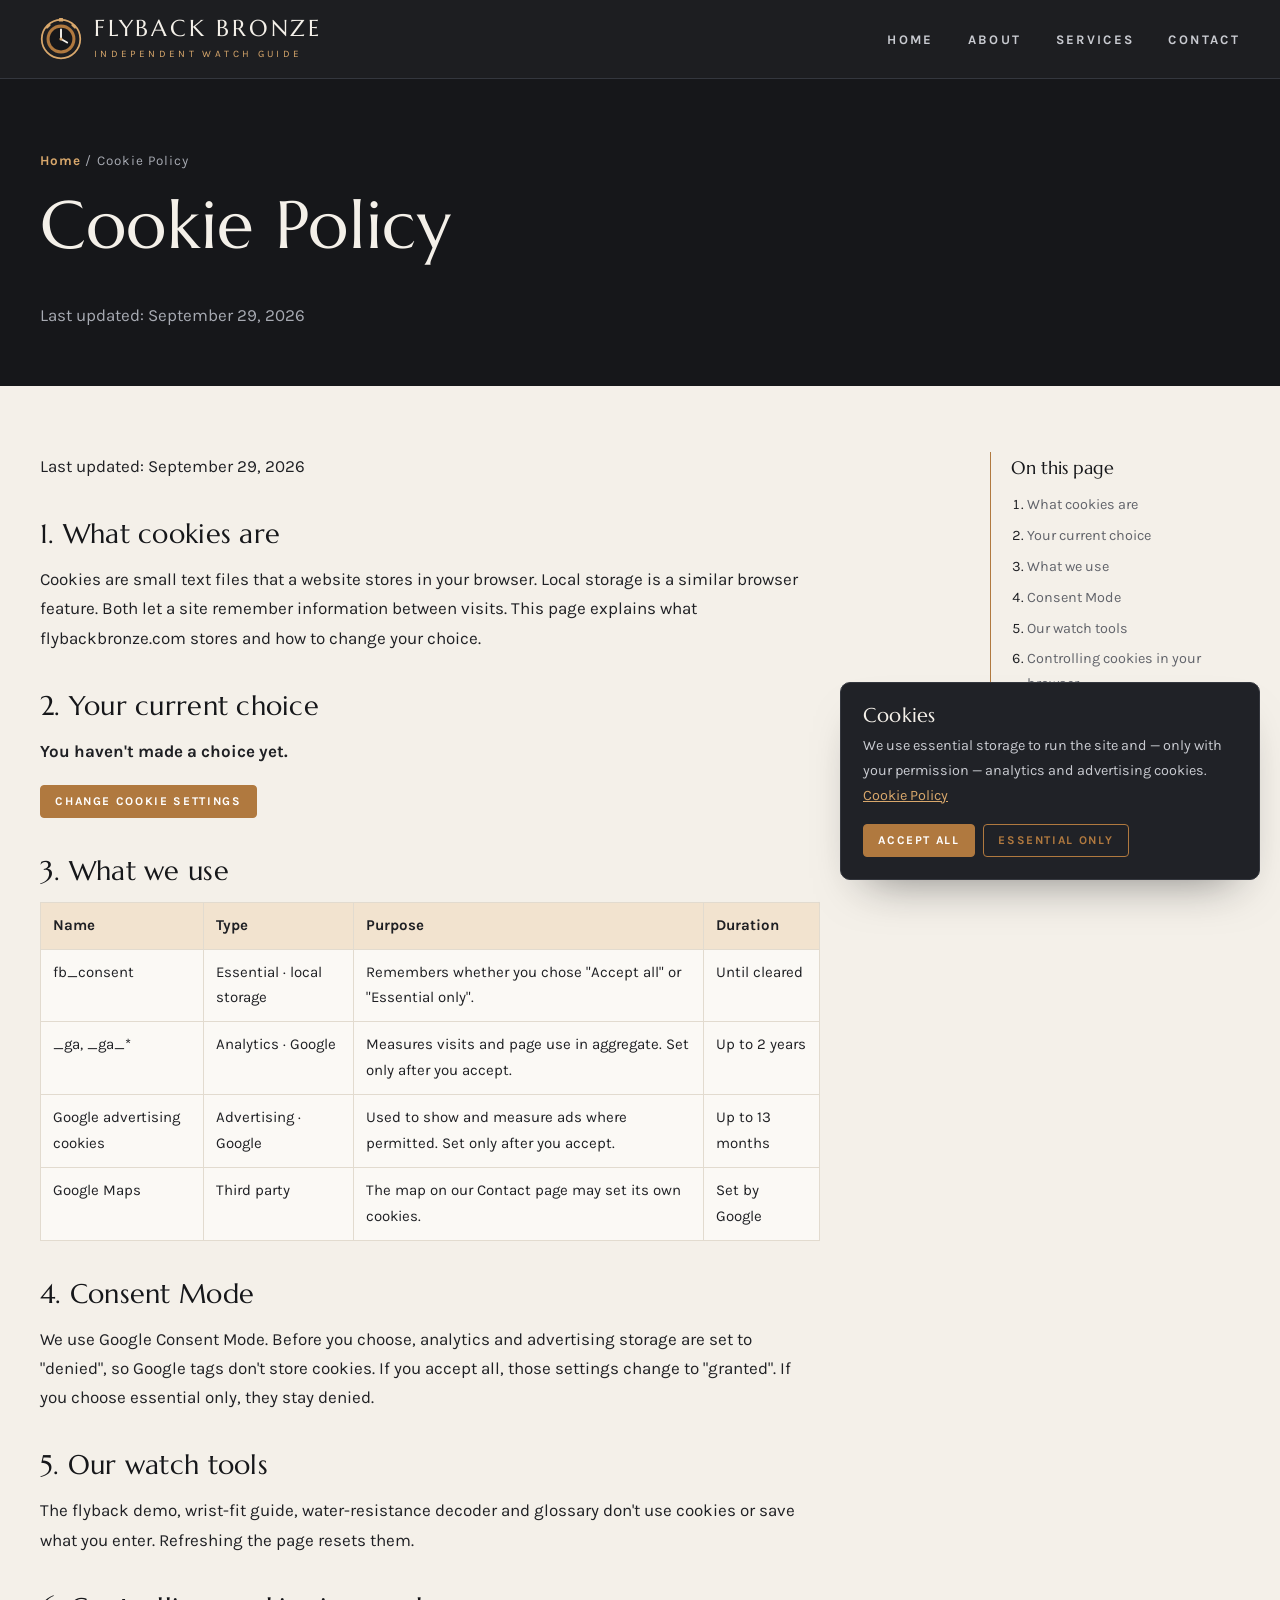
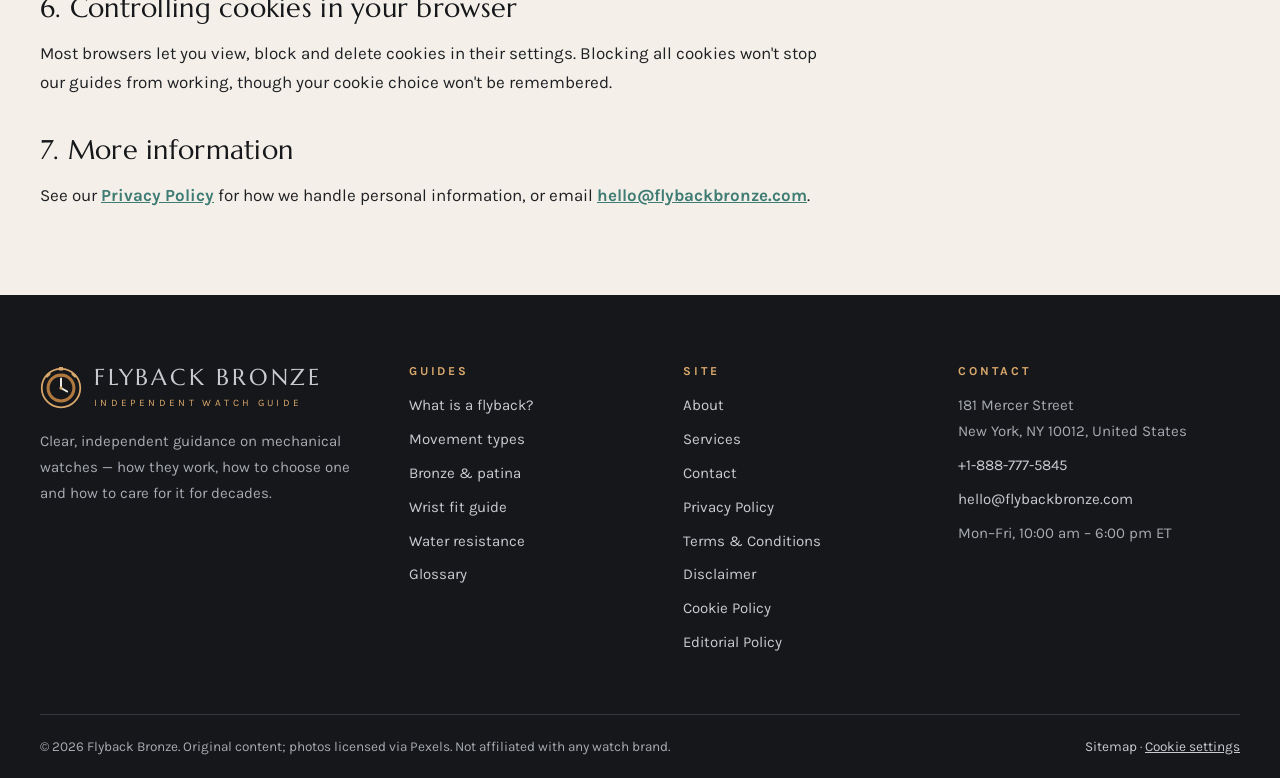
<file: cookie-policy.html>
<!DOCTYPE html>
<html lang="en">
<head>
<meta charset="utf-8">
<meta name="viewport" content="width=device-width, initial-scale=1">
<title>Cookie Policy | Flyback Bronze</title>
<meta name="description" content="The cookies and local storage used on flybackbronze.com, how Google Consent Mode works and how to change your cookie choices.">
<meta name="robots" content="index, follow">
<link rel="canonical" href="https://flybackbronze.com/cookie-policy.html">
<meta property="og:type" content="website">
<meta property="og:site_name" content="Flyback Bronze">
<meta property="og:title" content="Cookie Policy | Flyback Bronze">
<meta property="og:description" content="The cookies and local storage used on flybackbronze.com, how Google Consent Mode works and how to change your cookie choices.">
<meta property="og:url" content="https://flybackbronze.com/cookie-policy.html">
<meta property="og:image" content="https://images.pexels.com/photos/28977357/pexels-photo-28977357.jpeg?auto=compress&cs=tinysrgb&w=1200">
<meta name="twitter:card" content="summary_large_image">
<meta name="theme-color" content="#16171A">
<link rel="icon" href="assets/images/favicon.svg" type="image/svg+xml">
<link rel="preconnect" href="https://images.pexels.com">
<link rel="preconnect" href="https://fonts.googleapis.com"><link rel="preconnect" href="https://fonts.gstatic.com" crossorigin>
<link href="https://fonts.googleapis.com/css2?family=Karla:wght@400;500;700&family=Marcellus&display=swap" rel="stylesheet">
<link rel="stylesheet" href="assets/css/style.css">
<!-- Google tag (gtag.js) with Consent Mode v2 -->
<script>window.dataLayer=window.dataLayer||[];function gtag(){dataLayer.push(arguments);}gtag('consent','default',{ad_storage:'denied',ad_user_data:'denied',ad_personalization:'denied',analytics_storage:'denied',wait_for_update:500});</script>
<script async src="https://www.googletagmanager.com/gtag/js?id=G-0LY0HY7L01"></script>
<script>gtag('js',new Date());gtag('config','G-0LY0HY7L01');</script>

</head>
<body>
<a class="skip" href="#main">Skip to content</a>
<header class="site-header"><div class="wrap hdr">
  <a class="logo" href="index.html" aria-label="Flyback Bronze home"><svg viewBox="0 0 48 48" aria-hidden="true"><circle cx="24" cy="24" r="22" fill="none" stroke="#D9A86C" stroke-width="2"/><circle cx="24" cy="24" r="16.5" fill="#B0793F"/><circle cx="24" cy="24" r="13" fill="#16171A"/><path d="M24 13v11l7 4" stroke="#F4F0E9" stroke-width="2.2" fill="none" stroke-linecap="round"/><circle cx="24" cy="24" r="1.8" fill="#D9A86C"/><rect x="21.5" y="0" width="5" height="4" rx="1" fill="#D9A86C"/><path d="M37 8l3 3M11 8l-3 3" stroke="#D9A86C" stroke-width="2.4" stroke-linecap="round"/></svg><span><b>Flyback Bronze</b><small>Independent watch guide</small></span></a>
  <nav class="nav" id="nav" aria-label="Main"><ul><li><a href="index.html">Home</a></li><li><a href="about.html">About</a></li><li><a href="services.html">Services</a></li><li><a href="contact.html">Contact</a></li></ul></nav>
  <button class="burger" type="button" aria-label="Menu" aria-expanded="false" aria-controls="nav"><svg viewBox="0 0 24 24" fill="none" stroke="currentColor" stroke-width="1.8"><path d="M4 7h16M4 12h16M4 17h16"/></svg></button>
</div></header>
<main id="main">
<section class="ph-plain"><div class="wrap"><div class="crumb"><a href="index.html">Home</a> / Cookie Policy</div><h1>Cookie Policy</h1><p>Last updated: September 29, 2026</p></div></section>
<section class="sec-sm"><div class="wrap prose-grid"><article class="prose"><p class="muted">Last updated: September 29, 2026</p>
<h2 id="what">1. What cookies are</h2>
<p>Cookies are small text files that a website stores in your browser. Local storage is a similar browser feature. Both let a site remember information between visits. This page explains what flybackbronze.com stores and how to change your choice.</p>
<h2 id="choice">2. Your current choice</h2>
<p><strong id="consent-status">Checking…</strong></p>
<p><button class="btn btn-sm" type="button" data-cookie-settings>Change cookie settings</button></p>
<h2 id="list">3. What we use</h2>
<table>
<thead><tr><th>Name</th><th>Type</th><th>Purpose</th><th>Duration</th></tr></thead>
<tbody>
<tr><td>fb_consent</td><td>Essential · local storage</td><td>Remembers whether you chose "Accept all" or "Essential only".</td><td>Until cleared</td></tr>
<tr><td>_ga, _ga_*</td><td>Analytics · Google</td><td>Measures visits and page use in aggregate. Set only after you accept.</td><td>Up to 2 years</td></tr>
<tr><td>Google advertising cookies</td><td>Advertising · Google</td><td>Used to show and measure ads where permitted. Set only after you accept.</td><td>Up to 13 months</td></tr>
<tr><td>Google Maps</td><td>Third party</td><td>The map on our Contact page may set its own cookies.</td><td>Set by Google</td></tr>
</tbody>
</table>
<h2 id="consent">4. Consent Mode</h2>
<p>We use Google Consent Mode. Before you choose, analytics and advertising storage are set to "denied", so Google tags don't store cookies. If you accept all, those settings change to "granted". If you choose essential only, they stay denied.</p>
<h2 id="tools">5. Our watch tools</h2>
<p>The flyback demo, wrist-fit guide, water-resistance decoder and glossary don't use cookies or save what you enter. Refreshing the page resets them.</p>
<h2 id="browser">6. Controlling cookies in your browser</h2>
<p>Most browsers let you view, block and delete cookies in their settings. Blocking all cookies won't stop our guides from working, though your cookie choice won't be remembered.</p>
<h2 id="more">7. More information</h2>
<p>See our <a href="privacy-policy.html">Privacy Policy</a> for how we handle personal information, or email <a href="mailto:hello@flybackbronze.com">hello@flybackbronze.com</a>.</p>
</article><nav class="toc" aria-label="On this page"><b>On this page</b><ol><li><a href="#what">What cookies are</a></li><li><a href="#choice">Your current choice</a></li><li><a href="#list">What we use</a></li><li><a href="#consent">Consent Mode</a></li><li><a href="#tools">Our watch tools</a></li><li><a href="#browser">Controlling cookies in your browser</a></li><li><a href="#more">More information</a></li></ol></nav></div></section>
</main>
<footer class="foot"><div class="wrap">
  <div class="foot-grid">
    <div><a class="logo" href="index.html" aria-label="Flyback Bronze home"><svg viewBox="0 0 48 48" aria-hidden="true"><circle cx="24" cy="24" r="22" fill="none" stroke="#D9A86C" stroke-width="2"/><circle cx="24" cy="24" r="16.5" fill="#B0793F"/><circle cx="24" cy="24" r="13" fill="#16171A"/><path d="M24 13v11l7 4" stroke="#F4F0E9" stroke-width="2.2" fill="none" stroke-linecap="round"/><circle cx="24" cy="24" r="1.8" fill="#D9A86C"/><rect x="21.5" y="0" width="5" height="4" rx="1" fill="#D9A86C"/><path d="M37 8l3 3M11 8l-3 3" stroke="#D9A86C" stroke-width="2.4" stroke-linecap="round"/></svg><span><b>Flyback Bronze</b><small>Independent watch guide</small></span></a>
      <p style="margin-top:18px;max-width:330px">Clear, independent guidance on mechanical watches — how they work, how to choose one and how to care for it for decades.</p></div>
    <div><h2>Guides</h2><ul><li><a href="index.html#flyback">What is a flyback?</a></li><li><a href="index.html#movements">Movement types</a></li><li><a href="index.html#bronze">Bronze &amp; patina</a></li><li><a href="index.html#fit">Wrist fit guide</a></li><li><a href="index.html#water">Water resistance</a></li><li><a href="index.html#glossary">Glossary</a></li></ul></div>
    <div><h2>Site</h2><ul><li><a href="about.html">About</a></li><li><a href="services.html">Services</a></li><li><a href="contact.html">Contact</a></li><li><a href="privacy-policy.html">Privacy Policy</a></li><li><a href="terms-and-conditions.html">Terms &amp; Conditions</a></li><li><a href="disclaimer.html">Disclaimer</a></li><li><a href="cookie-policy.html">Cookie Policy</a></li><li><a href="editorial-policy.html">Editorial Policy</a></li></ul></div>
    <div><h2>Contact</h2><ul><li>181 Mercer Street<br>New York, NY 10012, United States</li><li><a href="tel:+18887775845">+1-888-777-5845</a></li><li><a href="mailto:hello@flybackbronze.com">hello@flybackbronze.com</a></li><li>Mon–Fri, 10:00 am – 6:00 pm ET</li></ul></div>
  </div>
  <div class="foot-bot"><span>© <span data-year>2026</span> Flyback Bronze. Original content; photos licensed via Pexels. Not affiliated with any watch brand.</span><span><a href="sitemap.xml">Sitemap</a> · <button type="button" data-cookie-settings>Cookie settings</button></span></div>
</div></footer>
<div class="cookie" role="dialog" aria-labelledby="ck-h"><h2 id="ck-h">Cookies</h2><p>We use essential storage to run the site and — only with your permission — analytics and advertising cookies. <a href="cookie-policy.html">Cookie Policy</a></p>
<div class="row"><button class="btn btn-sm" type="button" data-consent="all">Accept all</button><button class="btn btn-sm btn-line" type="button" data-consent="essential">Essential only</button></div></div>
<script src="assets/js/main.js" defer></script>
</body>
</html>
</file>
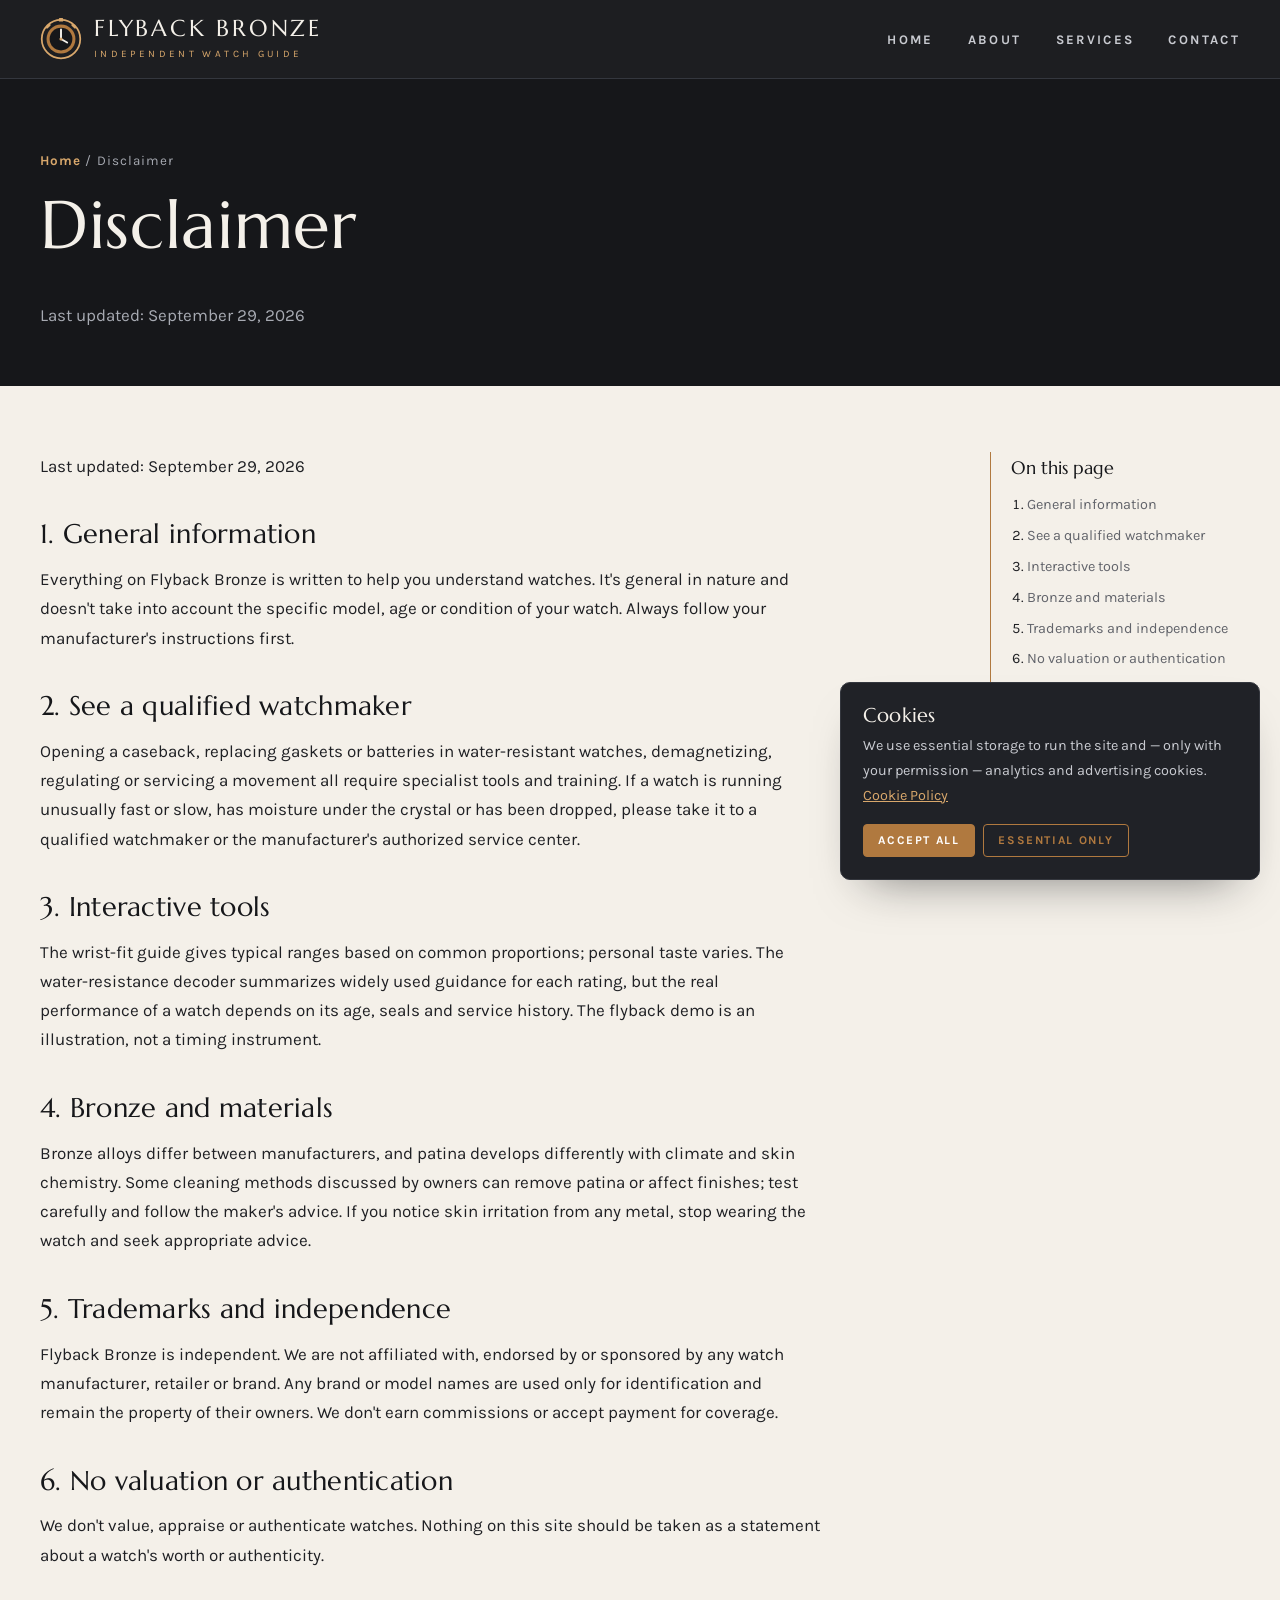
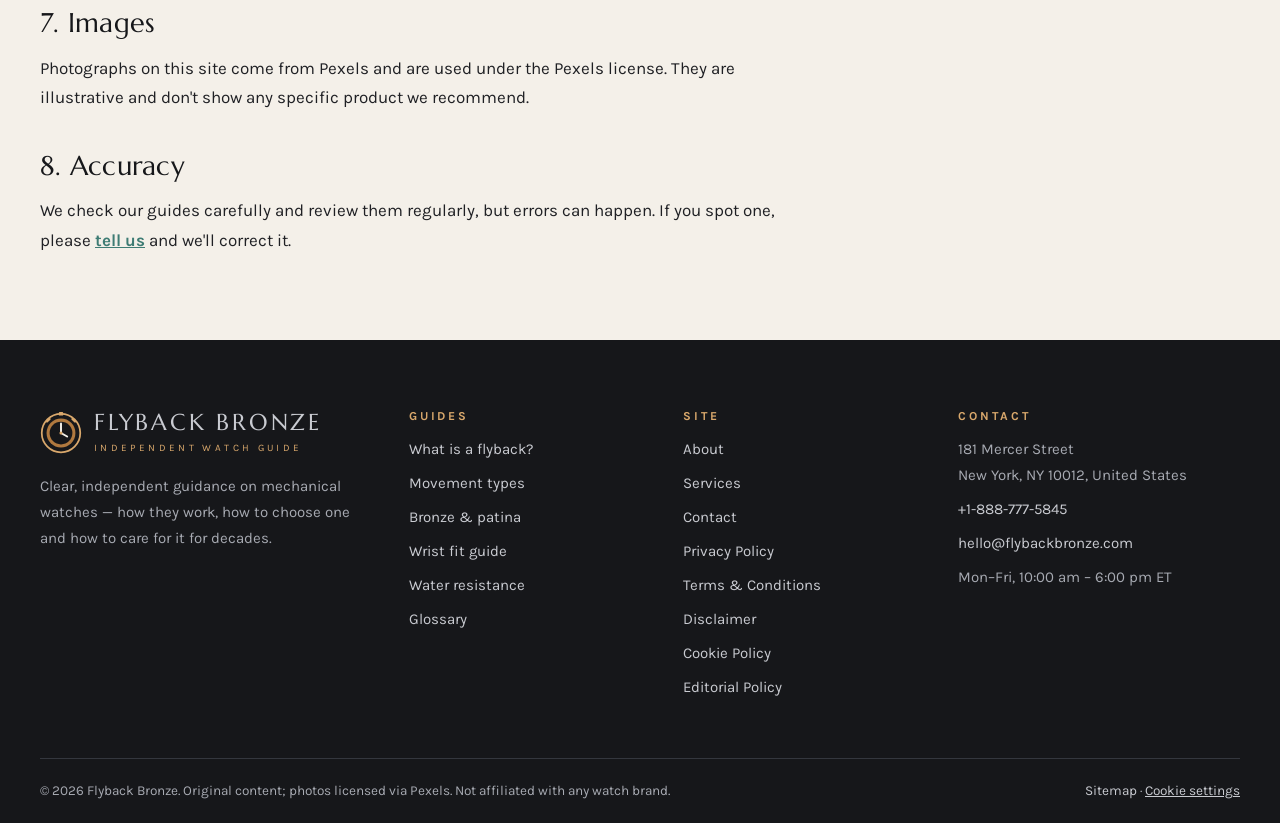
<file: disclaimer.html>
<!DOCTYPE html>
<html lang="en">
<head>
<meta charset="utf-8">
<meta name="viewport" content="width=device-width, initial-scale=1">
<title>Disclaimer | Flyback Bronze</title>
<meta name="description" content="Flyback Bronze offers independent, general information about watches. Read about care advice, tools, trademarks, affiliations and external links.">
<meta name="robots" content="index, follow">
<link rel="canonical" href="https://flybackbronze.com/disclaimer.html">
<meta property="og:type" content="website">
<meta property="og:site_name" content="Flyback Bronze">
<meta property="og:title" content="Disclaimer | Flyback Bronze">
<meta property="og:description" content="Flyback Bronze offers independent, general information about watches. Read about care advice, tools, trademarks, affiliations and external links.">
<meta property="og:url" content="https://flybackbronze.com/disclaimer.html">
<meta property="og:image" content="https://images.pexels.com/photos/28977357/pexels-photo-28977357.jpeg?auto=compress&cs=tinysrgb&w=1200">
<meta name="twitter:card" content="summary_large_image">
<meta name="theme-color" content="#16171A">
<link rel="icon" href="assets/images/favicon.svg" type="image/svg+xml">
<link rel="preconnect" href="https://images.pexels.com">
<link rel="preconnect" href="https://fonts.googleapis.com"><link rel="preconnect" href="https://fonts.gstatic.com" crossorigin>
<link href="https://fonts.googleapis.com/css2?family=Karla:wght@400;500;700&family=Marcellus&display=swap" rel="stylesheet">
<link rel="stylesheet" href="assets/css/style.css">
<!-- Google tag (gtag.js) with Consent Mode v2 -->
<script>window.dataLayer=window.dataLayer||[];function gtag(){dataLayer.push(arguments);}gtag('consent','default',{ad_storage:'denied',ad_user_data:'denied',ad_personalization:'denied',analytics_storage:'denied',wait_for_update:500});</script>
<script async src="https://www.googletagmanager.com/gtag/js?id=G-0LY0HY7L01"></script>
<script>gtag('js',new Date());gtag('config','G-0LY0HY7L01');</script>

</head>
<body>
<a class="skip" href="#main">Skip to content</a>
<header class="site-header"><div class="wrap hdr">
  <a class="logo" href="index.html" aria-label="Flyback Bronze home"><svg viewBox="0 0 48 48" aria-hidden="true"><circle cx="24" cy="24" r="22" fill="none" stroke="#D9A86C" stroke-width="2"/><circle cx="24" cy="24" r="16.5" fill="#B0793F"/><circle cx="24" cy="24" r="13" fill="#16171A"/><path d="M24 13v11l7 4" stroke="#F4F0E9" stroke-width="2.2" fill="none" stroke-linecap="round"/><circle cx="24" cy="24" r="1.8" fill="#D9A86C"/><rect x="21.5" y="0" width="5" height="4" rx="1" fill="#D9A86C"/><path d="M37 8l3 3M11 8l-3 3" stroke="#D9A86C" stroke-width="2.4" stroke-linecap="round"/></svg><span><b>Flyback Bronze</b><small>Independent watch guide</small></span></a>
  <nav class="nav" id="nav" aria-label="Main"><ul><li><a href="index.html">Home</a></li><li><a href="about.html">About</a></li><li><a href="services.html">Services</a></li><li><a href="contact.html">Contact</a></li></ul></nav>
  <button class="burger" type="button" aria-label="Menu" aria-expanded="false" aria-controls="nav"><svg viewBox="0 0 24 24" fill="none" stroke="currentColor" stroke-width="1.8"><path d="M4 7h16M4 12h16M4 17h16"/></svg></button>
</div></header>
<main id="main">
<section class="ph-plain"><div class="wrap"><div class="crumb"><a href="index.html">Home</a> / Disclaimer</div><h1>Disclaimer</h1><p>Last updated: September 29, 2026</p></div></section>
<section class="sec-sm"><div class="wrap prose-grid"><article class="prose"><p class="muted">Last updated: September 29, 2026</p>
<h2 id="general">1. General information</h2>
<p>Everything on Flyback Bronze is written to help you understand watches. It's general in nature and doesn't take into account the specific model, age or condition of your watch. Always follow your manufacturer's instructions first.</p>
<h2 id="pro">2. See a qualified watchmaker</h2>
<p>Opening a caseback, replacing gaskets or batteries in water-resistant watches, demagnetizing, regulating or servicing a movement all require specialist tools and training. If a watch is running unusually fast or slow, has moisture under the crystal or has been dropped, please take it to a qualified watchmaker or the manufacturer's authorized service center.</p>
<h2 id="tools">3. Interactive tools</h2>
<p>The wrist-fit guide gives typical ranges based on common proportions; personal taste varies. The water-resistance decoder summarizes widely used guidance for each rating, but the real performance of a watch depends on its age, seals and service history. The flyback demo is an illustration, not a timing instrument.</p>
<h2 id="patina">4. Bronze and materials</h2>
<p>Bronze alloys differ between manufacturers, and patina develops differently with climate and skin chemistry. Some cleaning methods discussed by owners can remove patina or affect finishes; test carefully and follow the maker's advice. If you notice skin irritation from any metal, stop wearing the watch and seek appropriate advice.</p>
<h2 id="brands">5. Trademarks and independence</h2>
<p>Flyback Bronze is independent. We are not affiliated with, endorsed by or sponsored by any watch manufacturer, retailer or brand. Any brand or model names are used only for identification and remain the property of their owners. We don't earn commissions or accept payment for coverage.</p>
<h2 id="value">6. No valuation or authentication</h2>
<p>We don't value, appraise or authenticate watches. Nothing on this site should be taken as a statement about a watch's worth or authenticity.</p>
<h2 id="images">7. Images</h2>
<p>Photographs on this site come from Pexels and are used under the Pexels license. They are illustrative and don't show any specific product we recommend.</p>
<h2 id="accuracy">8. Accuracy</h2>
<p>We check our guides carefully and review them regularly, but errors can happen. If you spot one, please <a href="contact.html">tell us</a> and we'll correct it.</p>
</article><nav class="toc" aria-label="On this page"><b>On this page</b><ol><li><a href="#general">General information</a></li><li><a href="#pro">See a qualified watchmaker</a></li><li><a href="#tools">Interactive tools</a></li><li><a href="#patina">Bronze and materials</a></li><li><a href="#brands">Trademarks and independence</a></li><li><a href="#value">No valuation or authentication</a></li><li><a href="#images">Images</a></li><li><a href="#accuracy">Accuracy</a></li></ol></nav></div></section>
</main>
<footer class="foot"><div class="wrap">
  <div class="foot-grid">
    <div><a class="logo" href="index.html" aria-label="Flyback Bronze home"><svg viewBox="0 0 48 48" aria-hidden="true"><circle cx="24" cy="24" r="22" fill="none" stroke="#D9A86C" stroke-width="2"/><circle cx="24" cy="24" r="16.5" fill="#B0793F"/><circle cx="24" cy="24" r="13" fill="#16171A"/><path d="M24 13v11l7 4" stroke="#F4F0E9" stroke-width="2.2" fill="none" stroke-linecap="round"/><circle cx="24" cy="24" r="1.8" fill="#D9A86C"/><rect x="21.5" y="0" width="5" height="4" rx="1" fill="#D9A86C"/><path d="M37 8l3 3M11 8l-3 3" stroke="#D9A86C" stroke-width="2.4" stroke-linecap="round"/></svg><span><b>Flyback Bronze</b><small>Independent watch guide</small></span></a>
      <p style="margin-top:18px;max-width:330px">Clear, independent guidance on mechanical watches — how they work, how to choose one and how to care for it for decades.</p></div>
    <div><h2>Guides</h2><ul><li><a href="index.html#flyback">What is a flyback?</a></li><li><a href="index.html#movements">Movement types</a></li><li><a href="index.html#bronze">Bronze &amp; patina</a></li><li><a href="index.html#fit">Wrist fit guide</a></li><li><a href="index.html#water">Water resistance</a></li><li><a href="index.html#glossary">Glossary</a></li></ul></div>
    <div><h2>Site</h2><ul><li><a href="about.html">About</a></li><li><a href="services.html">Services</a></li><li><a href="contact.html">Contact</a></li><li><a href="privacy-policy.html">Privacy Policy</a></li><li><a href="terms-and-conditions.html">Terms &amp; Conditions</a></li><li><a href="disclaimer.html">Disclaimer</a></li><li><a href="cookie-policy.html">Cookie Policy</a></li><li><a href="editorial-policy.html">Editorial Policy</a></li></ul></div>
    <div><h2>Contact</h2><ul><li>181 Mercer Street<br>New York, NY 10012, United States</li><li><a href="tel:+18887775845">+1-888-777-5845</a></li><li><a href="mailto:hello@flybackbronze.com">hello@flybackbronze.com</a></li><li>Mon–Fri, 10:00 am – 6:00 pm ET</li></ul></div>
  </div>
  <div class="foot-bot"><span>© <span data-year>2026</span> Flyback Bronze. Original content; photos licensed via Pexels. Not affiliated with any watch brand.</span><span><a href="sitemap.xml">Sitemap</a> · <button type="button" data-cookie-settings>Cookie settings</button></span></div>
</div></footer>
<div class="cookie" role="dialog" aria-labelledby="ck-h"><h2 id="ck-h">Cookies</h2><p>We use essential storage to run the site and — only with your permission — analytics and advertising cookies. <a href="cookie-policy.html">Cookie Policy</a></p>
<div class="row"><button class="btn btn-sm" type="button" data-consent="all">Accept all</button><button class="btn btn-sm btn-line" type="button" data-consent="essential">Essential only</button></div></div>
<script src="assets/js/main.js" defer></script>
</body>
</html>
</file>
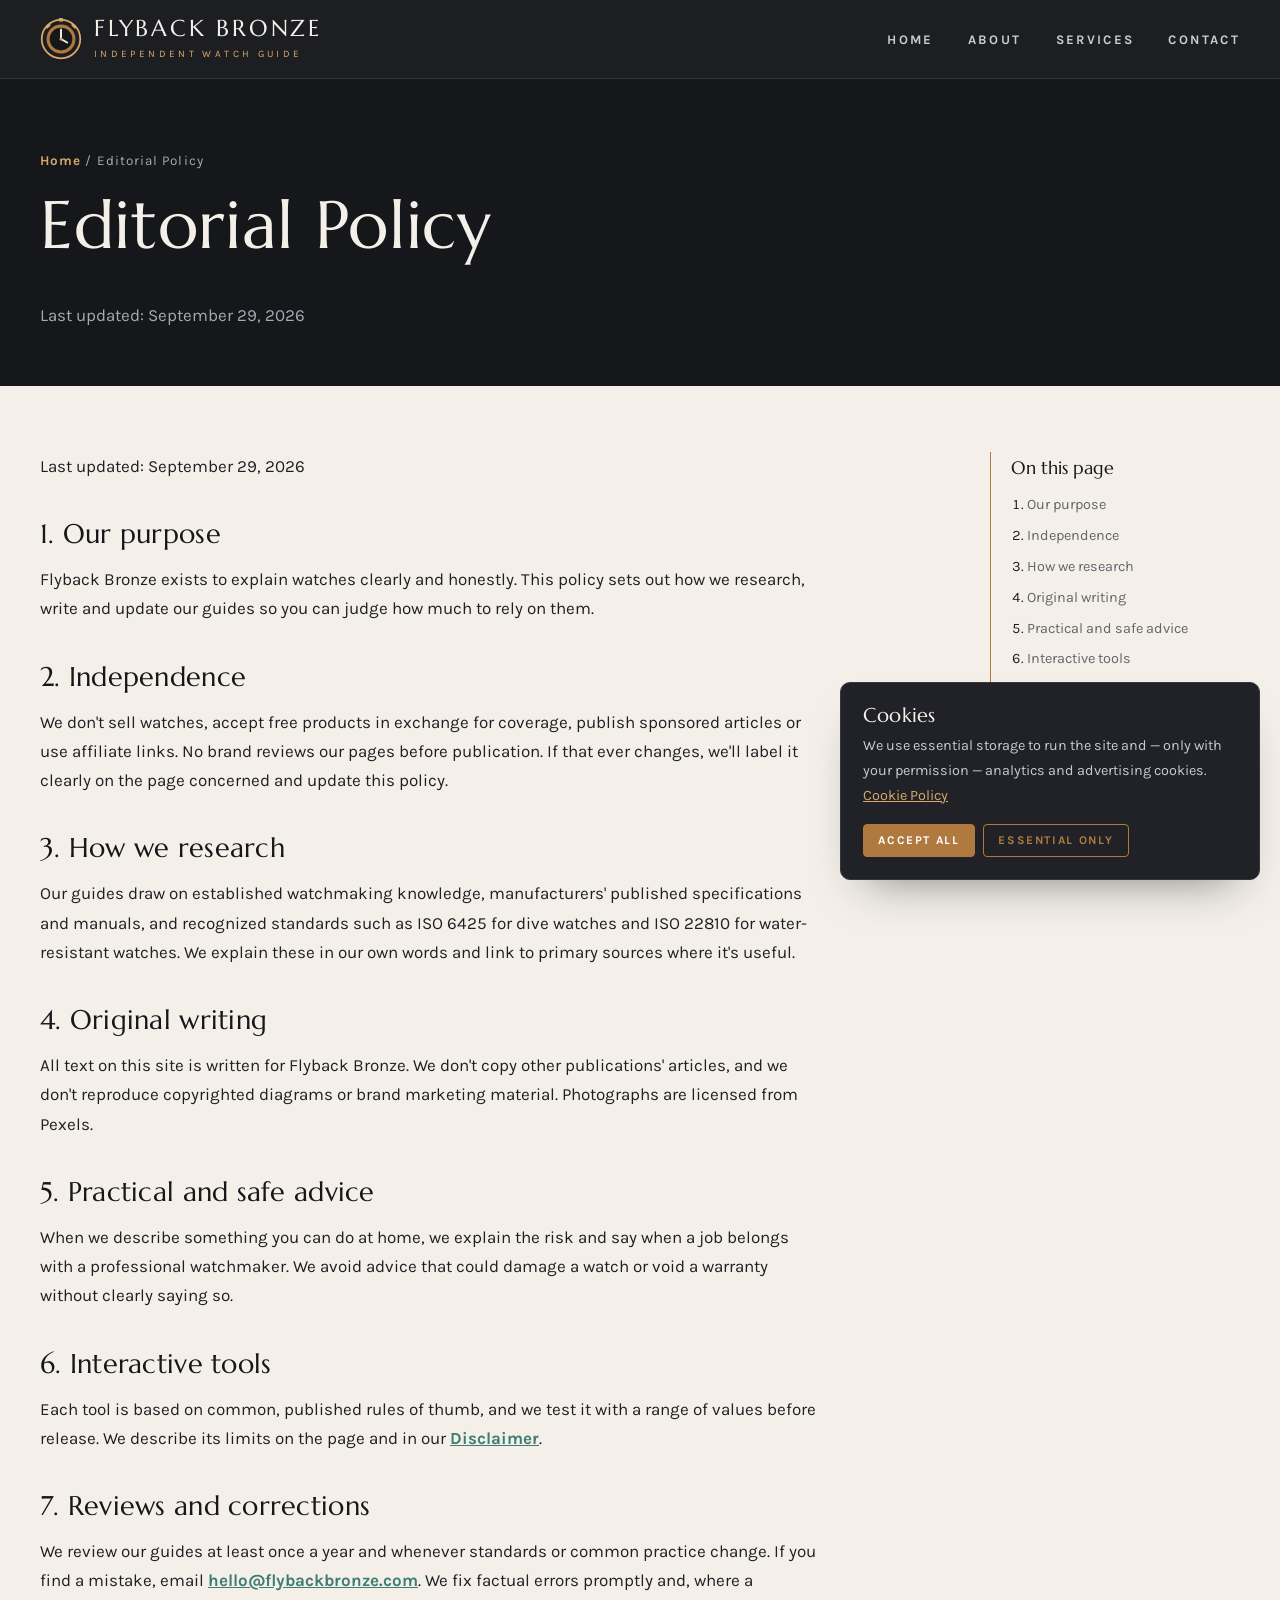
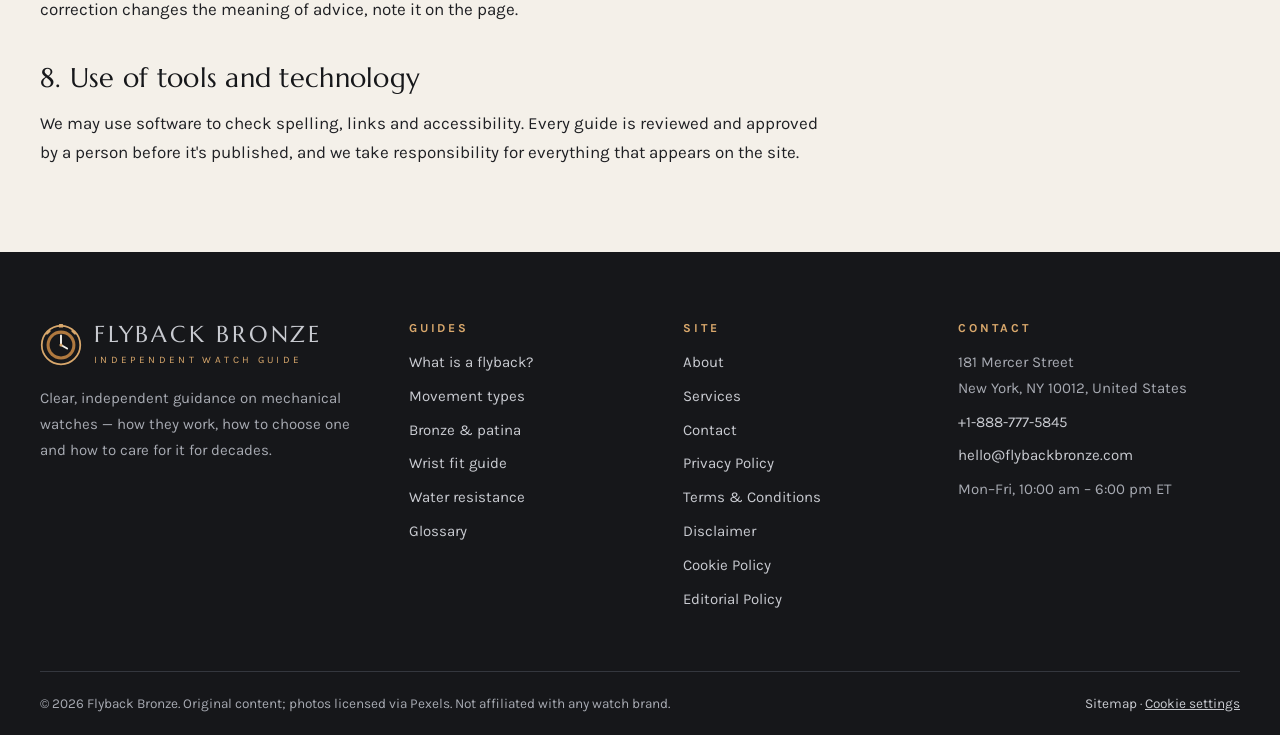
<file: editorial-policy.html>
<!DOCTYPE html>
<html lang="en">
<head>
<meta charset="utf-8">
<meta name="viewport" content="width=device-width, initial-scale=1">
<title>Editorial Policy | Flyback Bronze</title>
<meta name="description" content="How Flyback Bronze researches, writes and updates its independent watch guides, stays brand-neutral and handles corrections.">
<meta name="robots" content="index, follow">
<link rel="canonical" href="https://flybackbronze.com/editorial-policy.html">
<meta property="og:type" content="website">
<meta property="og:site_name" content="Flyback Bronze">
<meta property="og:title" content="Editorial Policy | Flyback Bronze">
<meta property="og:description" content="How Flyback Bronze researches, writes and updates its independent watch guides, stays brand-neutral and handles corrections.">
<meta property="og:url" content="https://flybackbronze.com/editorial-policy.html">
<meta property="og:image" content="https://images.pexels.com/photos/28977357/pexels-photo-28977357.jpeg?auto=compress&cs=tinysrgb&w=1200">
<meta name="twitter:card" content="summary_large_image">
<meta name="theme-color" content="#16171A">
<link rel="icon" href="assets/images/favicon.svg" type="image/svg+xml">
<link rel="preconnect" href="https://images.pexels.com">
<link rel="preconnect" href="https://fonts.googleapis.com"><link rel="preconnect" href="https://fonts.gstatic.com" crossorigin>
<link href="https://fonts.googleapis.com/css2?family=Karla:wght@400;500;700&family=Marcellus&display=swap" rel="stylesheet">
<link rel="stylesheet" href="assets/css/style.css">
<!-- Google tag (gtag.js) with Consent Mode v2 -->
<script>window.dataLayer=window.dataLayer||[];function gtag(){dataLayer.push(arguments);}gtag('consent','default',{ad_storage:'denied',ad_user_data:'denied',ad_personalization:'denied',analytics_storage:'denied',wait_for_update:500});</script>
<script async src="https://www.googletagmanager.com/gtag/js?id=G-0LY0HY7L01"></script>
<script>gtag('js',new Date());gtag('config','G-0LY0HY7L01');</script>

</head>
<body>
<a class="skip" href="#main">Skip to content</a>
<header class="site-header"><div class="wrap hdr">
  <a class="logo" href="index.html" aria-label="Flyback Bronze home"><svg viewBox="0 0 48 48" aria-hidden="true"><circle cx="24" cy="24" r="22" fill="none" stroke="#D9A86C" stroke-width="2"/><circle cx="24" cy="24" r="16.5" fill="#B0793F"/><circle cx="24" cy="24" r="13" fill="#16171A"/><path d="M24 13v11l7 4" stroke="#F4F0E9" stroke-width="2.2" fill="none" stroke-linecap="round"/><circle cx="24" cy="24" r="1.8" fill="#D9A86C"/><rect x="21.5" y="0" width="5" height="4" rx="1" fill="#D9A86C"/><path d="M37 8l3 3M11 8l-3 3" stroke="#D9A86C" stroke-width="2.4" stroke-linecap="round"/></svg><span><b>Flyback Bronze</b><small>Independent watch guide</small></span></a>
  <nav class="nav" id="nav" aria-label="Main"><ul><li><a href="index.html">Home</a></li><li><a href="about.html">About</a></li><li><a href="services.html">Services</a></li><li><a href="contact.html">Contact</a></li></ul></nav>
  <button class="burger" type="button" aria-label="Menu" aria-expanded="false" aria-controls="nav"><svg viewBox="0 0 24 24" fill="none" stroke="currentColor" stroke-width="1.8"><path d="M4 7h16M4 12h16M4 17h16"/></svg></button>
</div></header>
<main id="main">
<section class="ph-plain"><div class="wrap"><div class="crumb"><a href="index.html">Home</a> / Editorial Policy</div><h1>Editorial Policy</h1><p>Last updated: September 29, 2026</p></div></section>
<section class="sec-sm"><div class="wrap prose-grid"><article class="prose"><p class="muted">Last updated: September 29, 2026</p>
<h2 id="purpose">1. Our purpose</h2>
<p>Flyback Bronze exists to explain watches clearly and honestly. This policy sets out how we research, write and update our guides so you can judge how much to rely on them.</p>
<h2 id="independence">2. Independence</h2>
<p>We don't sell watches, accept free products in exchange for coverage, publish sponsored articles or use affiliate links. No brand reviews our pages before publication. If that ever changes, we'll label it clearly on the page concerned and update this policy.</p>
<h2 id="sources">3. How we research</h2>
<p>Our guides draw on established watchmaking knowledge, manufacturers' published specifications and manuals, and recognized standards such as ISO 6425 for dive watches and ISO 22810 for water-resistant watches. We explain these in our own words and link to primary sources where it's useful.</p>
<h2 id="writing">4. Original writing</h2>
<p>All text on this site is written for Flyback Bronze. We don't copy other publications' articles, and we don't reproduce copyrighted diagrams or brand marketing material. Photographs are licensed from Pexels.</p>
<h2 id="safety">5. Practical and safe advice</h2>
<p>When we describe something you can do at home, we explain the risk and say when a job belongs with a professional watchmaker. We avoid advice that could damage a watch or void a warranty without clearly saying so.</p>
<h2 id="tools">6. Interactive tools</h2>
<p>Each tool is based on common, published rules of thumb, and we test it with a range of values before release. We describe its limits on the page and in our <a href="disclaimer.html">Disclaimer</a>.</p>
<h2 id="updates">7. Reviews and corrections</h2>
<p>We review our guides at least once a year and whenever standards or common practice change. If you find a mistake, email <a href="mailto:hello@flybackbronze.com">hello@flybackbronze.com</a>. We fix factual errors promptly and, where a correction changes the meaning of advice, note it on the page.</p>
<h2 id="ai">8. Use of tools and technology</h2>
<p>We may use software to check spelling, links and accessibility. Every guide is reviewed and approved by a person before it's published, and we take responsibility for everything that appears on the site.</p>
</article><nav class="toc" aria-label="On this page"><b>On this page</b><ol><li><a href="#purpose">Our purpose</a></li><li><a href="#independence">Independence</a></li><li><a href="#sources">How we research</a></li><li><a href="#writing">Original writing</a></li><li><a href="#safety">Practical and safe advice</a></li><li><a href="#tools">Interactive tools</a></li><li><a href="#updates">Reviews and corrections</a></li><li><a href="#ai">Use of tools and technology</a></li></ol></nav></div></section>
</main>
<footer class="foot"><div class="wrap">
  <div class="foot-grid">
    <div><a class="logo" href="index.html" aria-label="Flyback Bronze home"><svg viewBox="0 0 48 48" aria-hidden="true"><circle cx="24" cy="24" r="22" fill="none" stroke="#D9A86C" stroke-width="2"/><circle cx="24" cy="24" r="16.5" fill="#B0793F"/><circle cx="24" cy="24" r="13" fill="#16171A"/><path d="M24 13v11l7 4" stroke="#F4F0E9" stroke-width="2.2" fill="none" stroke-linecap="round"/><circle cx="24" cy="24" r="1.8" fill="#D9A86C"/><rect x="21.5" y="0" width="5" height="4" rx="1" fill="#D9A86C"/><path d="M37 8l3 3M11 8l-3 3" stroke="#D9A86C" stroke-width="2.4" stroke-linecap="round"/></svg><span><b>Flyback Bronze</b><small>Independent watch guide</small></span></a>
      <p style="margin-top:18px;max-width:330px">Clear, independent guidance on mechanical watches — how they work, how to choose one and how to care for it for decades.</p></div>
    <div><h2>Guides</h2><ul><li><a href="index.html#flyback">What is a flyback?</a></li><li><a href="index.html#movements">Movement types</a></li><li><a href="index.html#bronze">Bronze &amp; patina</a></li><li><a href="index.html#fit">Wrist fit guide</a></li><li><a href="index.html#water">Water resistance</a></li><li><a href="index.html#glossary">Glossary</a></li></ul></div>
    <div><h2>Site</h2><ul><li><a href="about.html">About</a></li><li><a href="services.html">Services</a></li><li><a href="contact.html">Contact</a></li><li><a href="privacy-policy.html">Privacy Policy</a></li><li><a href="terms-and-conditions.html">Terms &amp; Conditions</a></li><li><a href="disclaimer.html">Disclaimer</a></li><li><a href="cookie-policy.html">Cookie Policy</a></li><li><a href="editorial-policy.html">Editorial Policy</a></li></ul></div>
    <div><h2>Contact</h2><ul><li>181 Mercer Street<br>New York, NY 10012, United States</li><li><a href="tel:+18887775845">+1-888-777-5845</a></li><li><a href="mailto:hello@flybackbronze.com">hello@flybackbronze.com</a></li><li>Mon–Fri, 10:00 am – 6:00 pm ET</li></ul></div>
  </div>
  <div class="foot-bot"><span>© <span data-year>2026</span> Flyback Bronze. Original content; photos licensed via Pexels. Not affiliated with any watch brand.</span><span><a href="sitemap.xml">Sitemap</a> · <button type="button" data-cookie-settings>Cookie settings</button></span></div>
</div></footer>
<div class="cookie" role="dialog" aria-labelledby="ck-h"><h2 id="ck-h">Cookies</h2><p>We use essential storage to run the site and — only with your permission — analytics and advertising cookies. <a href="cookie-policy.html">Cookie Policy</a></p>
<div class="row"><button class="btn btn-sm" type="button" data-consent="all">Accept all</button><button class="btn btn-sm btn-line" type="button" data-consent="essential">Essential only</button></div></div>
<script src="assets/js/main.js" defer></script>
</body>
</html>
</file>
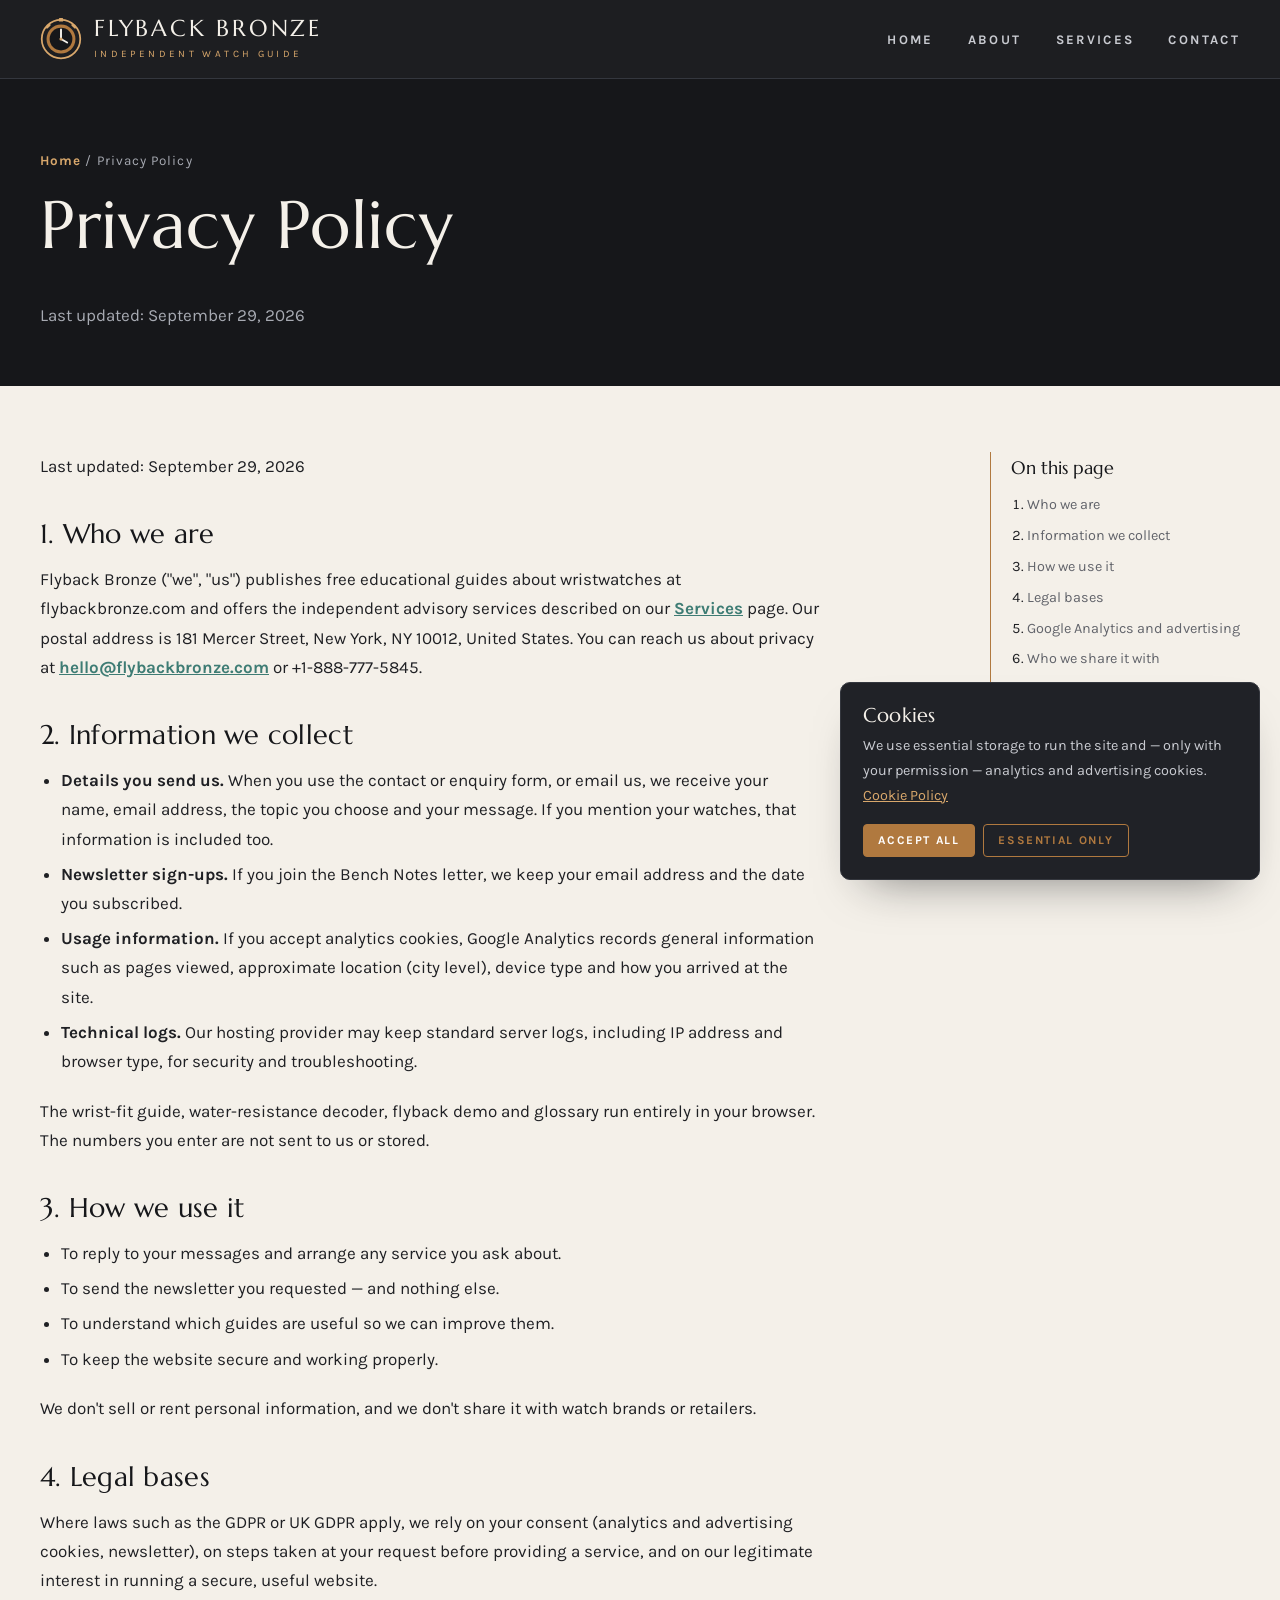
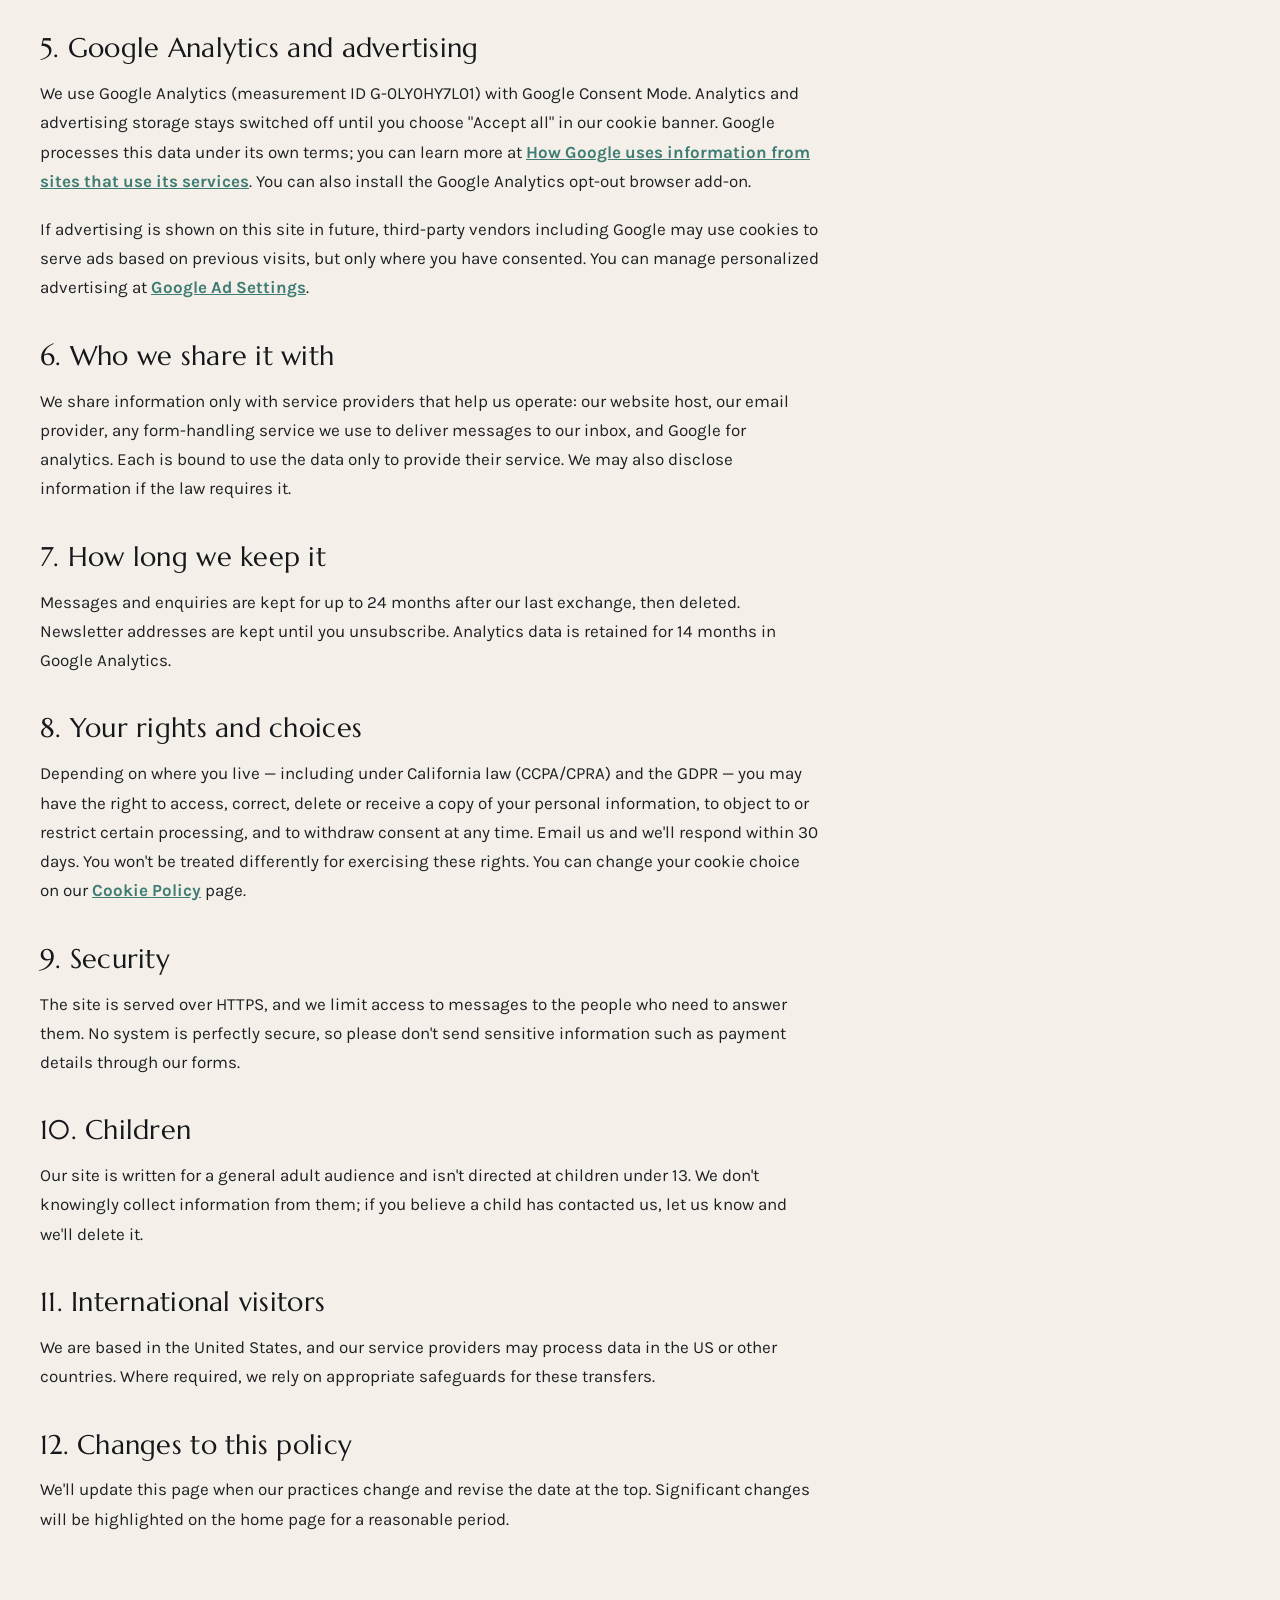
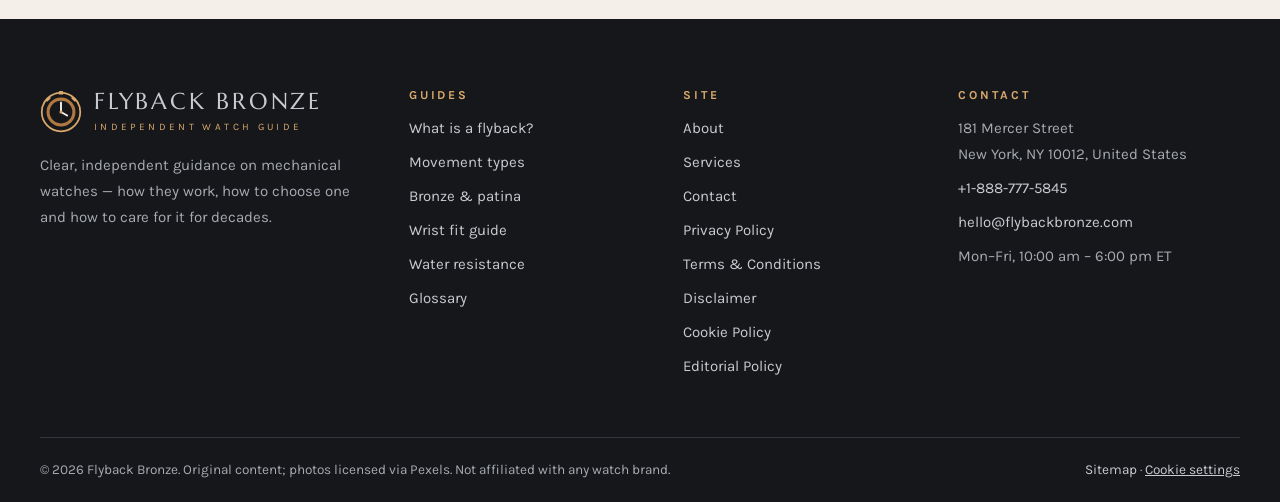
<file: privacy-policy.html>
<!DOCTYPE html>
<html lang="en">
<head>
<meta charset="utf-8">
<meta name="viewport" content="width=device-width, initial-scale=1">
<title>Privacy Policy | Flyback Bronze</title>
<meta name="description" content="How Flyback Bronze collects, uses and protects personal information from our website, forms and newsletter, including Google Analytics and your rights.">
<meta name="robots" content="index, follow">
<link rel="canonical" href="https://flybackbronze.com/privacy-policy.html">
<meta property="og:type" content="website">
<meta property="og:site_name" content="Flyback Bronze">
<meta property="og:title" content="Privacy Policy | Flyback Bronze">
<meta property="og:description" content="How Flyback Bronze collects, uses and protects personal information from our website, forms and newsletter, including Google Analytics and your rights.">
<meta property="og:url" content="https://flybackbronze.com/privacy-policy.html">
<meta property="og:image" content="https://images.pexels.com/photos/28977357/pexels-photo-28977357.jpeg?auto=compress&cs=tinysrgb&w=1200">
<meta name="twitter:card" content="summary_large_image">
<meta name="theme-color" content="#16171A">
<link rel="icon" href="assets/images/favicon.svg" type="image/svg+xml">
<link rel="preconnect" href="https://images.pexels.com">
<link rel="preconnect" href="https://fonts.googleapis.com"><link rel="preconnect" href="https://fonts.gstatic.com" crossorigin>
<link href="https://fonts.googleapis.com/css2?family=Karla:wght@400;500;700&family=Marcellus&display=swap" rel="stylesheet">
<link rel="stylesheet" href="assets/css/style.css">
<!-- Google tag (gtag.js) with Consent Mode v2 -->
<script>window.dataLayer=window.dataLayer||[];function gtag(){dataLayer.push(arguments);}gtag('consent','default',{ad_storage:'denied',ad_user_data:'denied',ad_personalization:'denied',analytics_storage:'denied',wait_for_update:500});</script>
<script async src="https://www.googletagmanager.com/gtag/js?id=G-0LY0HY7L01"></script>
<script>gtag('js',new Date());gtag('config','G-0LY0HY7L01');</script>

</head>
<body>
<a class="skip" href="#main">Skip to content</a>
<header class="site-header"><div class="wrap hdr">
  <a class="logo" href="index.html" aria-label="Flyback Bronze home"><svg viewBox="0 0 48 48" aria-hidden="true"><circle cx="24" cy="24" r="22" fill="none" stroke="#D9A86C" stroke-width="2"/><circle cx="24" cy="24" r="16.5" fill="#B0793F"/><circle cx="24" cy="24" r="13" fill="#16171A"/><path d="M24 13v11l7 4" stroke="#F4F0E9" stroke-width="2.2" fill="none" stroke-linecap="round"/><circle cx="24" cy="24" r="1.8" fill="#D9A86C"/><rect x="21.5" y="0" width="5" height="4" rx="1" fill="#D9A86C"/><path d="M37 8l3 3M11 8l-3 3" stroke="#D9A86C" stroke-width="2.4" stroke-linecap="round"/></svg><span><b>Flyback Bronze</b><small>Independent watch guide</small></span></a>
  <nav class="nav" id="nav" aria-label="Main"><ul><li><a href="index.html">Home</a></li><li><a href="about.html">About</a></li><li><a href="services.html">Services</a></li><li><a href="contact.html">Contact</a></li></ul></nav>
  <button class="burger" type="button" aria-label="Menu" aria-expanded="false" aria-controls="nav"><svg viewBox="0 0 24 24" fill="none" stroke="currentColor" stroke-width="1.8"><path d="M4 7h16M4 12h16M4 17h16"/></svg></button>
</div></header>
<main id="main">
<section class="ph-plain"><div class="wrap"><div class="crumb"><a href="index.html">Home</a> / Privacy Policy</div><h1>Privacy Policy</h1><p>Last updated: September 29, 2026</p></div></section>
<section class="sec-sm"><div class="wrap prose-grid"><article class="prose"><p class="muted">Last updated: September 29, 2026</p>
<h2 id="who">1. Who we are</h2>
<p>Flyback Bronze ("we", "us") publishes free educational guides about wristwatches at flybackbronze.com and offers the independent advisory services described on our <a href="services.html">Services</a> page. Our postal address is 181 Mercer Street, New York, NY 10012, United States. You can reach us about privacy at <a href="mailto:hello@flybackbronze.com">hello@flybackbronze.com</a> or +1-888-777-5845.</p>
<h2 id="collect">2. Information we collect</h2>
<ul>
<li><strong>Details you send us.</strong> When you use the contact or enquiry form, or email us, we receive your name, email address, the topic you choose and your message. If you mention your watches, that information is included too.</li>
<li><strong>Newsletter sign-ups.</strong> If you join the Bench Notes letter, we keep your email address and the date you subscribed.</li>
<li><strong>Usage information.</strong> If you accept analytics cookies, Google Analytics records general information such as pages viewed, approximate location (city level), device type and how you arrived at the site.</li>
<li><strong>Technical logs.</strong> Our hosting provider may keep standard server logs, including IP address and browser type, for security and troubleshooting.</li>
</ul>
<p>The wrist-fit guide, water-resistance decoder, flyback demo and glossary run entirely in your browser. The numbers you enter are not sent to us or stored.</p>
<h2 id="use">3. How we use it</h2>
<ul>
<li>To reply to your messages and arrange any service you ask about.</li>
<li>To send the newsletter you requested — and nothing else.</li>
<li>To understand which guides are useful so we can improve them.</li>
<li>To keep the website secure and working properly.</li>
</ul>
<p>We don't sell or rent personal information, and we don't share it with watch brands or retailers.</p>
<h2 id="basis">4. Legal bases</h2>
<p>Where laws such as the GDPR or UK GDPR apply, we rely on your consent (analytics and advertising cookies, newsletter), on steps taken at your request before providing a service, and on our legitimate interest in running a secure, useful website.</p>
<h2 id="google">5. Google Analytics and advertising</h2>
<p>We use Google Analytics (measurement ID G-0LY0HY7L01) with Google Consent Mode. Analytics and advertising storage stays switched off until you choose "Accept all" in our cookie banner. Google processes this data under its own terms; you can learn more at <a href="https://policies.google.com/technologies/partner-sites" rel="noopener" target="_blank">How Google uses information from sites that use its services</a>. You can also install the Google Analytics opt-out browser add-on.</p>
<p>If advertising is shown on this site in future, third-party vendors including Google may use cookies to serve ads based on previous visits, but only where you have consented. You can manage personalized advertising at <a href="https://adssettings.google.com" rel="noopener" target="_blank">Google Ad Settings</a>.</p>
<h2 id="share">6. Who we share it with</h2>
<p>We share information only with service providers that help us operate: our website host, our email provider, any form-handling service we use to deliver messages to our inbox, and Google for analytics. Each is bound to use the data only to provide their service. We may also disclose information if the law requires it.</p>
<h2 id="keep">7. How long we keep it</h2>
<p>Messages and enquiries are kept for up to 24 months after our last exchange, then deleted. Newsletter addresses are kept until you unsubscribe. Analytics data is retained for 14 months in Google Analytics.</p>
<h2 id="rights">8. Your rights and choices</h2>
<p>Depending on where you live — including under California law (CCPA/CPRA) and the GDPR — you may have the right to access, correct, delete or receive a copy of your personal information, to object to or restrict certain processing, and to withdraw consent at any time. Email us and we'll respond within 30 days. You won't be treated differently for exercising these rights. You can change your cookie choice on our <a href="cookie-policy.html">Cookie Policy</a> page.</p>
<h2 id="security">9. Security</h2>
<p>The site is served over HTTPS, and we limit access to messages to the people who need to answer them. No system is perfectly secure, so please don't send sensitive information such as payment details through our forms.</p>
<h2 id="children">10. Children</h2>
<p>Our site is written for a general adult audience and isn't directed at children under 13. We don't knowingly collect information from them; if you believe a child has contacted us, let us know and we'll delete it.</p>
<h2 id="transfers">11. International visitors</h2>
<p>We are based in the United States, and our service providers may process data in the US or other countries. Where required, we rely on appropriate safeguards for these transfers.</p>
<h2 id="changes">12. Changes to this policy</h2>
<p>We'll update this page when our practices change and revise the date at the top. Significant changes will be highlighted on the home page for a reasonable period.</p>
</article><nav class="toc" aria-label="On this page"><b>On this page</b><ol><li><a href="#who">Who we are</a></li><li><a href="#collect">Information we collect</a></li><li><a href="#use">How we use it</a></li><li><a href="#basis">Legal bases</a></li><li><a href="#google">Google Analytics and advertising</a></li><li><a href="#share">Who we share it with</a></li><li><a href="#keep">How long we keep it</a></li><li><a href="#rights">Your rights and choices</a></li><li><a href="#security">Security</a></li><li><a href="#children">Children</a></li><li><a href="#transfers">International visitors</a></li><li><a href="#changes">Changes to this policy</a></li></ol></nav></div></section>
</main>
<footer class="foot"><div class="wrap">
  <div class="foot-grid">
    <div><a class="logo" href="index.html" aria-label="Flyback Bronze home"><svg viewBox="0 0 48 48" aria-hidden="true"><circle cx="24" cy="24" r="22" fill="none" stroke="#D9A86C" stroke-width="2"/><circle cx="24" cy="24" r="16.5" fill="#B0793F"/><circle cx="24" cy="24" r="13" fill="#16171A"/><path d="M24 13v11l7 4" stroke="#F4F0E9" stroke-width="2.2" fill="none" stroke-linecap="round"/><circle cx="24" cy="24" r="1.8" fill="#D9A86C"/><rect x="21.5" y="0" width="5" height="4" rx="1" fill="#D9A86C"/><path d="M37 8l3 3M11 8l-3 3" stroke="#D9A86C" stroke-width="2.4" stroke-linecap="round"/></svg><span><b>Flyback Bronze</b><small>Independent watch guide</small></span></a>
      <p style="margin-top:18px;max-width:330px">Clear, independent guidance on mechanical watches — how they work, how to choose one and how to care for it for decades.</p></div>
    <div><h2>Guides</h2><ul><li><a href="index.html#flyback">What is a flyback?</a></li><li><a href="index.html#movements">Movement types</a></li><li><a href="index.html#bronze">Bronze &amp; patina</a></li><li><a href="index.html#fit">Wrist fit guide</a></li><li><a href="index.html#water">Water resistance</a></li><li><a href="index.html#glossary">Glossary</a></li></ul></div>
    <div><h2>Site</h2><ul><li><a href="about.html">About</a></li><li><a href="services.html">Services</a></li><li><a href="contact.html">Contact</a></li><li><a href="privacy-policy.html">Privacy Policy</a></li><li><a href="terms-and-conditions.html">Terms &amp; Conditions</a></li><li><a href="disclaimer.html">Disclaimer</a></li><li><a href="cookie-policy.html">Cookie Policy</a></li><li><a href="editorial-policy.html">Editorial Policy</a></li></ul></div>
    <div><h2>Contact</h2><ul><li>181 Mercer Street<br>New York, NY 10012, United States</li><li><a href="tel:+18887775845">+1-888-777-5845</a></li><li><a href="mailto:hello@flybackbronze.com">hello@flybackbronze.com</a></li><li>Mon–Fri, 10:00 am – 6:00 pm ET</li></ul></div>
  </div>
  <div class="foot-bot"><span>© <span data-year>2026</span> Flyback Bronze. Original content; photos licensed via Pexels. Not affiliated with any watch brand.</span><span><a href="sitemap.xml">Sitemap</a> · <button type="button" data-cookie-settings>Cookie settings</button></span></div>
</div></footer>
<div class="cookie" role="dialog" aria-labelledby="ck-h"><h2 id="ck-h">Cookies</h2><p>We use essential storage to run the site and — only with your permission — analytics and advertising cookies. <a href="cookie-policy.html">Cookie Policy</a></p>
<div class="row"><button class="btn btn-sm" type="button" data-consent="all">Accept all</button><button class="btn btn-sm btn-line" type="button" data-consent="essential">Essential only</button></div></div>
<script src="assets/js/main.js" defer></script>
</body>
</html>
</file>
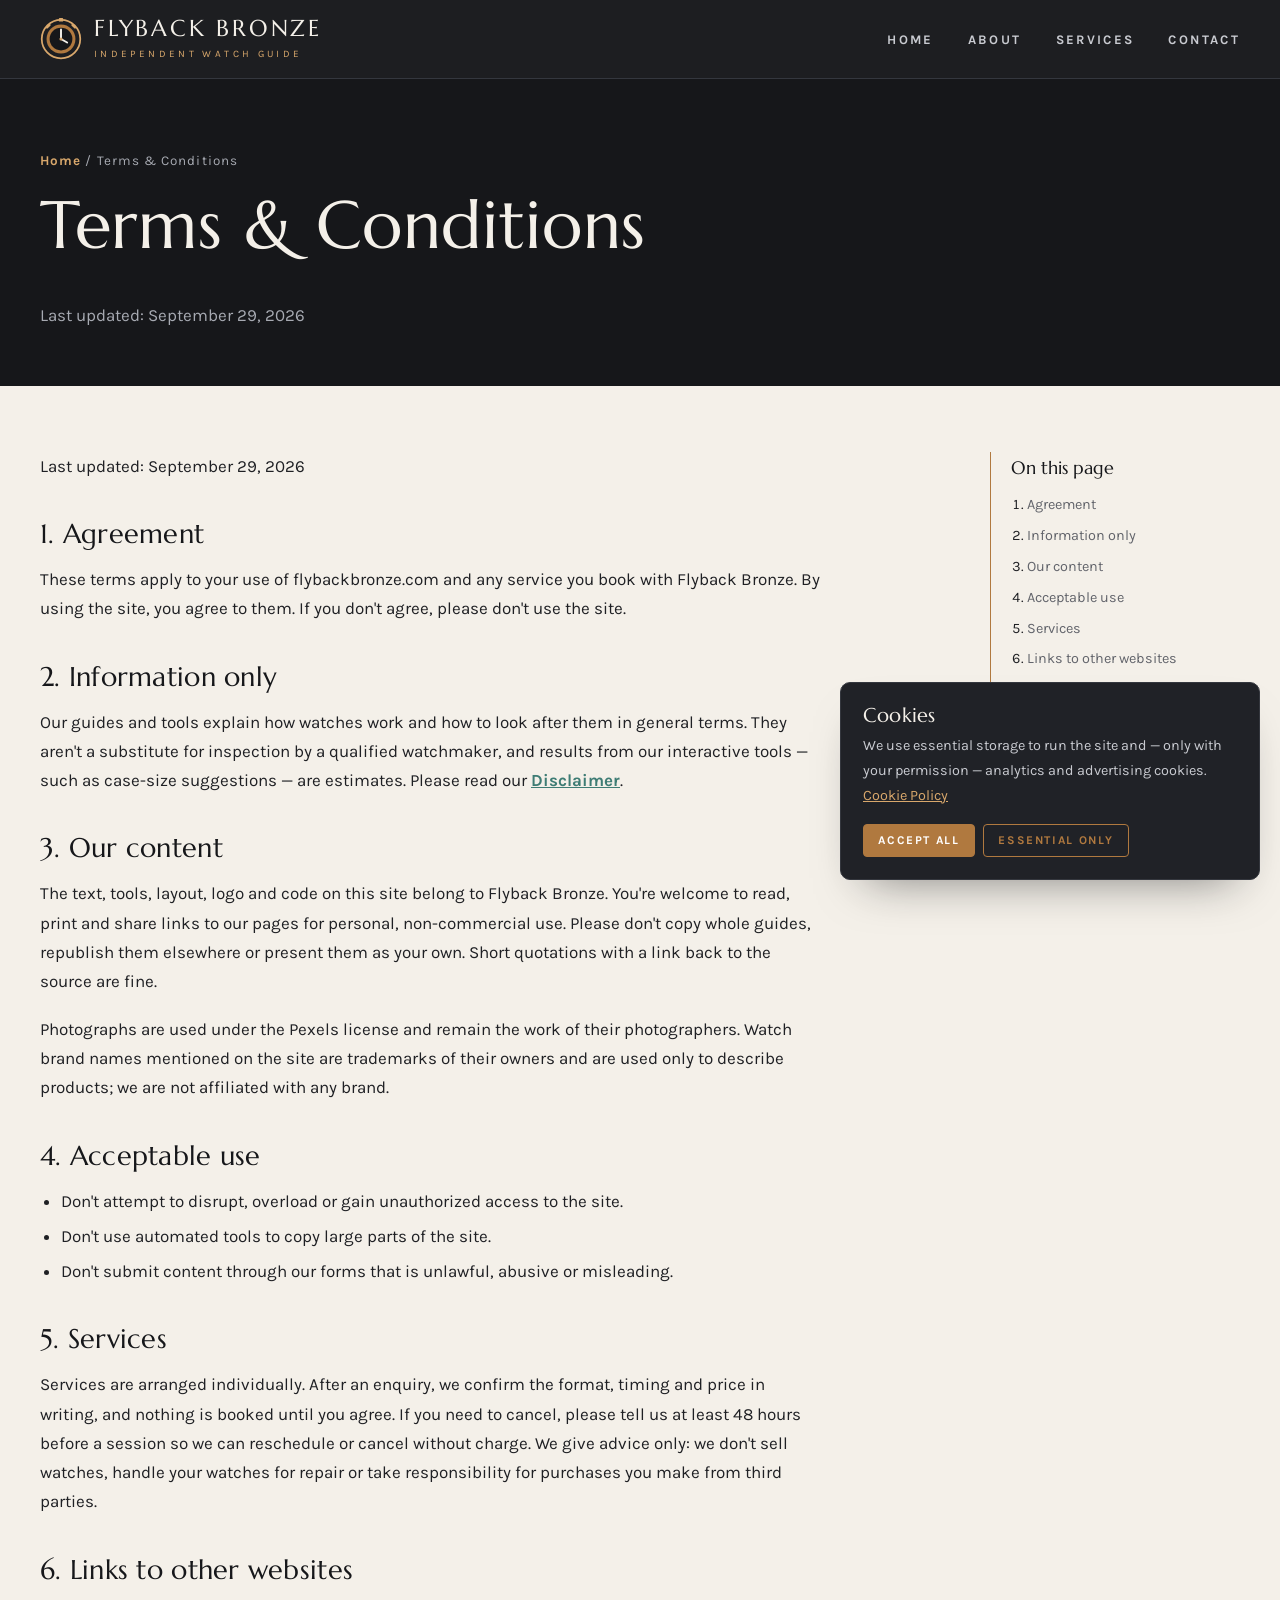
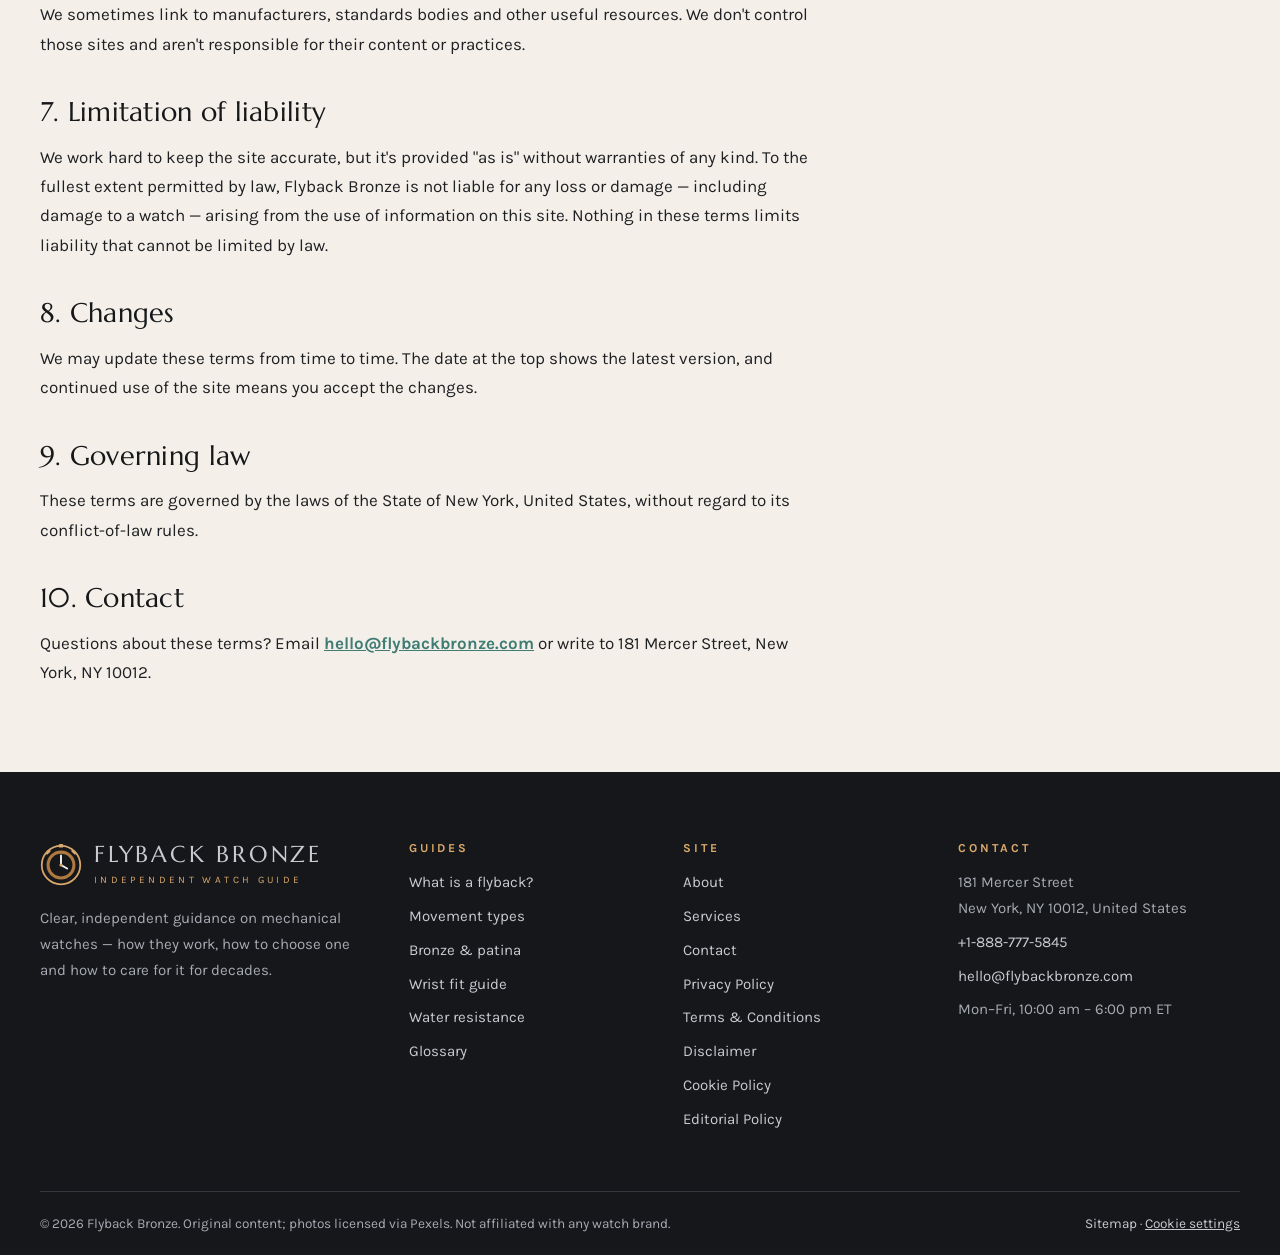
<file: terms-and-conditions.html>
<!DOCTYPE html>
<html lang="en">
<head>
<meta charset="utf-8">
<meta name="viewport" content="width=device-width, initial-scale=1">
<title>Terms & Conditions | Flyback Bronze</title>
<meta name="description" content="Terms for using flybackbronze.com and booking Flyback Bronze consultations and workshops: content use, bookings, cancellations and liability.">
<meta name="robots" content="index, follow">
<link rel="canonical" href="https://flybackbronze.com/terms-and-conditions.html">
<meta property="og:type" content="website">
<meta property="og:site_name" content="Flyback Bronze">
<meta property="og:title" content="Terms & Conditions | Flyback Bronze">
<meta property="og:description" content="Terms for using flybackbronze.com and booking Flyback Bronze consultations and workshops: content use, bookings, cancellations and liability.">
<meta property="og:url" content="https://flybackbronze.com/terms-and-conditions.html">
<meta property="og:image" content="https://images.pexels.com/photos/28977357/pexels-photo-28977357.jpeg?auto=compress&cs=tinysrgb&w=1200">
<meta name="twitter:card" content="summary_large_image">
<meta name="theme-color" content="#16171A">
<link rel="icon" href="assets/images/favicon.svg" type="image/svg+xml">
<link rel="preconnect" href="https://images.pexels.com">
<link rel="preconnect" href="https://fonts.googleapis.com"><link rel="preconnect" href="https://fonts.gstatic.com" crossorigin>
<link href="https://fonts.googleapis.com/css2?family=Karla:wght@400;500;700&family=Marcellus&display=swap" rel="stylesheet">
<link rel="stylesheet" href="assets/css/style.css">
<!-- Google tag (gtag.js) with Consent Mode v2 -->
<script>window.dataLayer=window.dataLayer||[];function gtag(){dataLayer.push(arguments);}gtag('consent','default',{ad_storage:'denied',ad_user_data:'denied',ad_personalization:'denied',analytics_storage:'denied',wait_for_update:500});</script>
<script async src="https://www.googletagmanager.com/gtag/js?id=G-0LY0HY7L01"></script>
<script>gtag('js',new Date());gtag('config','G-0LY0HY7L01');</script>

</head>
<body>
<a class="skip" href="#main">Skip to content</a>
<header class="site-header"><div class="wrap hdr">
  <a class="logo" href="index.html" aria-label="Flyback Bronze home"><svg viewBox="0 0 48 48" aria-hidden="true"><circle cx="24" cy="24" r="22" fill="none" stroke="#D9A86C" stroke-width="2"/><circle cx="24" cy="24" r="16.5" fill="#B0793F"/><circle cx="24" cy="24" r="13" fill="#16171A"/><path d="M24 13v11l7 4" stroke="#F4F0E9" stroke-width="2.2" fill="none" stroke-linecap="round"/><circle cx="24" cy="24" r="1.8" fill="#D9A86C"/><rect x="21.5" y="0" width="5" height="4" rx="1" fill="#D9A86C"/><path d="M37 8l3 3M11 8l-3 3" stroke="#D9A86C" stroke-width="2.4" stroke-linecap="round"/></svg><span><b>Flyback Bronze</b><small>Independent watch guide</small></span></a>
  <nav class="nav" id="nav" aria-label="Main"><ul><li><a href="index.html">Home</a></li><li><a href="about.html">About</a></li><li><a href="services.html">Services</a></li><li><a href="contact.html">Contact</a></li></ul></nav>
  <button class="burger" type="button" aria-label="Menu" aria-expanded="false" aria-controls="nav"><svg viewBox="0 0 24 24" fill="none" stroke="currentColor" stroke-width="1.8"><path d="M4 7h16M4 12h16M4 17h16"/></svg></button>
</div></header>
<main id="main">
<section class="ph-plain"><div class="wrap"><div class="crumb"><a href="index.html">Home</a> / Terms &amp; Conditions</div><h1>Terms &amp; Conditions</h1><p>Last updated: September 29, 2026</p></div></section>
<section class="sec-sm"><div class="wrap prose-grid"><article class="prose"><p class="muted">Last updated: September 29, 2026</p>
<h2 id="agree">1. Agreement</h2>
<p>These terms apply to your use of flybackbronze.com and any service you book with Flyback Bronze. By using the site, you agree to them. If you don't agree, please don't use the site.</p>
<h2 id="info">2. Information only</h2>
<p>Our guides and tools explain how watches work and how to look after them in general terms. They aren't a substitute for inspection by a qualified watchmaker, and results from our interactive tools — such as case-size suggestions — are estimates. Please read our <a href="disclaimer.html">Disclaimer</a>.</p>
<h2 id="ip">3. Our content</h2>
<p>The text, tools, layout, logo and code on this site belong to Flyback Bronze. You're welcome to read, print and share links to our pages for personal, non-commercial use. Please don't copy whole guides, republish them elsewhere or present them as your own. Short quotations with a link back to the source are fine.</p>
<p>Photographs are used under the Pexels license and remain the work of their photographers. Watch brand names mentioned on the site are trademarks of their owners and are used only to describe products; we are not affiliated with any brand.</p>
<h2 id="use">4. Acceptable use</h2>
<ul>
<li>Don't attempt to disrupt, overload or gain unauthorized access to the site.</li>
<li>Don't use automated tools to copy large parts of the site.</li>
<li>Don't submit content through our forms that is unlawful, abusive or misleading.</li>
</ul>
<h2 id="services">5. Services</h2>
<p>Services are arranged individually. After an enquiry, we confirm the format, timing and price in writing, and nothing is booked until you agree. If you need to cancel, please tell us at least 48 hours before a session so we can reschedule or cancel without charge. We give advice only: we don't sell watches, handle your watches for repair or take responsibility for purchases you make from third parties.</p>
<h2 id="links">6. Links to other websites</h2>
<p>We sometimes link to manufacturers, standards bodies and other useful resources. We don't control those sites and aren't responsible for their content or practices.</p>
<h2 id="liability">7. Limitation of liability</h2>
<p>We work hard to keep the site accurate, but it's provided "as is" without warranties of any kind. To the fullest extent permitted by law, Flyback Bronze is not liable for any loss or damage — including damage to a watch — arising from the use of information on this site. Nothing in these terms limits liability that cannot be limited by law.</p>
<h2 id="changes">8. Changes</h2>
<p>We may update these terms from time to time. The date at the top shows the latest version, and continued use of the site means you accept the changes.</p>
<h2 id="law">9. Governing law</h2>
<p>These terms are governed by the laws of the State of New York, United States, without regard to its conflict-of-law rules.</p>
<h2 id="contact">10. Contact</h2>
<p>Questions about these terms? Email <a href="mailto:hello@flybackbronze.com">hello@flybackbronze.com</a> or write to 181 Mercer Street, New York, NY 10012.</p>
</article><nav class="toc" aria-label="On this page"><b>On this page</b><ol><li><a href="#agree">Agreement</a></li><li><a href="#info">Information only</a></li><li><a href="#ip">Our content</a></li><li><a href="#use">Acceptable use</a></li><li><a href="#services">Services</a></li><li><a href="#links">Links to other websites</a></li><li><a href="#liability">Limitation of liability</a></li><li><a href="#changes">Changes</a></li><li><a href="#law">Governing law</a></li><li><a href="#contact">Contact</a></li></ol></nav></div></section>
</main>
<footer class="foot"><div class="wrap">
  <div class="foot-grid">
    <div><a class="logo" href="index.html" aria-label="Flyback Bronze home"><svg viewBox="0 0 48 48" aria-hidden="true"><circle cx="24" cy="24" r="22" fill="none" stroke="#D9A86C" stroke-width="2"/><circle cx="24" cy="24" r="16.5" fill="#B0793F"/><circle cx="24" cy="24" r="13" fill="#16171A"/><path d="M24 13v11l7 4" stroke="#F4F0E9" stroke-width="2.2" fill="none" stroke-linecap="round"/><circle cx="24" cy="24" r="1.8" fill="#D9A86C"/><rect x="21.5" y="0" width="5" height="4" rx="1" fill="#D9A86C"/><path d="M37 8l3 3M11 8l-3 3" stroke="#D9A86C" stroke-width="2.4" stroke-linecap="round"/></svg><span><b>Flyback Bronze</b><small>Independent watch guide</small></span></a>
      <p style="margin-top:18px;max-width:330px">Clear, independent guidance on mechanical watches — how they work, how to choose one and how to care for it for decades.</p></div>
    <div><h2>Guides</h2><ul><li><a href="index.html#flyback">What is a flyback?</a></li><li><a href="index.html#movements">Movement types</a></li><li><a href="index.html#bronze">Bronze &amp; patina</a></li><li><a href="index.html#fit">Wrist fit guide</a></li><li><a href="index.html#water">Water resistance</a></li><li><a href="index.html#glossary">Glossary</a></li></ul></div>
    <div><h2>Site</h2><ul><li><a href="about.html">About</a></li><li><a href="services.html">Services</a></li><li><a href="contact.html">Contact</a></li><li><a href="privacy-policy.html">Privacy Policy</a></li><li><a href="terms-and-conditions.html">Terms &amp; Conditions</a></li><li><a href="disclaimer.html">Disclaimer</a></li><li><a href="cookie-policy.html">Cookie Policy</a></li><li><a href="editorial-policy.html">Editorial Policy</a></li></ul></div>
    <div><h2>Contact</h2><ul><li>181 Mercer Street<br>New York, NY 10012, United States</li><li><a href="tel:+18887775845">+1-888-777-5845</a></li><li><a href="mailto:hello@flybackbronze.com">hello@flybackbronze.com</a></li><li>Mon–Fri, 10:00 am – 6:00 pm ET</li></ul></div>
  </div>
  <div class="foot-bot"><span>© <span data-year>2026</span> Flyback Bronze. Original content; photos licensed via Pexels. Not affiliated with any watch brand.</span><span><a href="sitemap.xml">Sitemap</a> · <button type="button" data-cookie-settings>Cookie settings</button></span></div>
</div></footer>
<div class="cookie" role="dialog" aria-labelledby="ck-h"><h2 id="ck-h">Cookies</h2><p>We use essential storage to run the site and — only with your permission — analytics and advertising cookies. <a href="cookie-policy.html">Cookie Policy</a></p>
<div class="row"><button class="btn btn-sm" type="button" data-consent="all">Accept all</button><button class="btn btn-sm btn-line" type="button" data-consent="essential">Essential only</button></div></div>
<script src="assets/js/main.js" defer></script>
</body>
</html>
</file>
<file: assets/css/style.css>
/* =============================================================
   Flyback Bronze — an independent guide to mechanical watches
   Gunmetal · bronze · patina teal · parchment  |  Marcellus + Karla
   ============================================================= */
:root{
  --gun:#16171A; --gun-2:#202227; --gun-3:#2C2F36;
  --bronze:#B0793F; --bronze-lt:#D9A86C; --bronze-soft:#F2E3CF;
  --patina:#3E7C74; --patina-lt:#DCEBE8;
  --parch:#F4F0E9; --paper:#FBF9F5;
  --ink:#1F2024; --muted:#62646B; --line:#E2DBCF; --line-dk:#34373E;
  --ok:#2F7A56; --err:#B3432F;
  --disp:'Marcellus',Georgia,serif; --sans:'Karla',system-ui,sans-serif;
  --r:4px; --r-lg:10px; --wrap:1200px;
  --shadow:0 24px 48px -26px rgba(22,23,26,.55);
}
*,*::before,*::after{box-sizing:border-box}
html{-webkit-text-size-adjust:100%;scroll-behavior:smooth}
body{margin:0;font-family:var(--sans);font-size:17px;line-height:1.72;color:var(--ink);background:var(--parch);overflow-x:hidden}
img{max-width:100%;height:auto;display:block}
a{color:var(--patina)}
h1,h2,h3{font-family:var(--disp);font-weight:400;line-height:1.14;margin:0 0 .55em;color:var(--gun);letter-spacing:.01em}
h1{font-size:clamp(2.4rem,5.2vw,4.2rem)}
h2{font-size:clamp(1.8rem,3.3vw,2.7rem)}
h3{font-size:clamp(1.18rem,1.6vw,1.4rem)}
p{margin:0 0 1.1em}
.wrap{width:min(var(--wrap),100% - 40px);margin-inline:auto}
.skip{position:absolute;left:-999px;top:0;background:var(--bronze);color:#fff;padding:10px 16px;z-index:999}
.skip:focus{left:10px}
.sr-only{position:absolute;width:1px;height:1px;overflow:hidden;clip:rect(0 0 0 0);white-space:nowrap}
:focus-visible{outline:2px solid var(--bronze-lt);outline-offset:3px}
.over{display:flex;align-items:center;gap:12px;font:700 .74rem var(--sans);letter-spacing:.28em;text-transform:uppercase;color:var(--bronze);margin-bottom:16px}
.over::after{content:"";height:1px;width:48px;background:currentColor;opacity:.6}
.dark .over{color:var(--bronze-lt)}
.lead{font-size:1.14rem;color:var(--muted)}
.dark{background:var(--gun);color:#C9CBD1}
.dark h2,.dark h3{color:#F4F0E9}
.dark .lead,.dark p.muted{color:#A7AAB2}

/* buttons: thin border, bronze fill */
.btn{display:inline-flex;align-items:center;gap:.6em;font:700 .82rem var(--sans);letter-spacing:.14em;text-transform:uppercase;padding:1em 1.7em;border:1px solid var(--bronze);background:var(--bronze);color:#fff;text-decoration:none;cursor:pointer;border-radius:var(--r);transition:background .2s,color .2s;white-space:nowrap;line-height:1.1}
.btn:hover{background:#9A6632}
.btn-line{background:transparent;color:var(--bronze)}
.btn-line:hover{background:var(--bronze);color:#fff}
.dark .btn-line{color:var(--bronze-lt);border-color:var(--bronze-lt)}
.dark .btn-line:hover{background:var(--bronze-lt);color:var(--gun)}
.btn-sm{padding:.75em 1.2em;font-size:.74rem}

/* header */
.site-header{position:sticky;top:0;z-index:90;background:rgba(22,23,26,.97);border-bottom:1px solid var(--line-dk)}
.hdr{display:flex;justify-content:space-between;align-items:center;min-height:78px;gap:24px;position:relative}
.logo{display:flex;align-items:center;gap:12px;text-decoration:none;color:#F4F0E9}
.logo svg{width:42px;height:42px;flex:none}
.logo b{font-family:var(--disp);font-weight:400;font-size:1.45rem;letter-spacing:.12em;text-transform:uppercase;line-height:1;display:block}
.logo small{display:block;font-size:.62rem;letter-spacing:.34em;text-transform:uppercase;color:var(--bronze-lt);margin-top:6px}
.nav ul{list-style:none;margin:0;padding:0;display:flex;gap:34px}
.nav a{color:#C9CBD1;text-decoration:none;font-size:.82rem;font-weight:700;letter-spacing:.18em;text-transform:uppercase;padding:8px 0;border-bottom:1px solid transparent}
.nav a:hover{color:#fff}
.nav a[aria-current="page"]{color:var(--bronze-lt);border-color:var(--bronze-lt)}
.burger{display:none;width:46px;height:46px;border:1px solid var(--line-dk);background:transparent;color:#F4F0E9;cursor:pointer;border-radius:var(--r)}
.burger svg{width:22px;height:22px}

/* hero with dial ring */
.hero{background:radial-gradient(ellipse at 75% 40%,#2B2D33 0%,var(--gun) 60%);color:#C9CBD1;padding:80px 0 100px;overflow:hidden}
.hero-grid{display:grid;grid-template-columns:1.05fr .95fr;gap:60px;align-items:center}
.hero h1{color:#F4F0E9}
.hero h1 em{font-style:normal;color:var(--bronze-lt)}
.hero .lead{color:#A7AAB2;max-width:540px}
.hero-actions{display:flex;gap:14px;flex-wrap:wrap;margin-top:28px}
.dial{position:relative;aspect-ratio:1;max-width:520px;margin-left:auto;width:100%}
.dial .ring{position:absolute;inset:0;border-radius:50%;background:repeating-conic-gradient(from -1deg,var(--bronze-lt) 0 1deg,transparent 1deg 6deg);-webkit-mask:radial-gradient(circle,transparent 64%,#000 64.5%,#000 69%,transparent 69.5%);mask:radial-gradient(circle,transparent 64%,#000 64.5%,#000 69%,transparent 69.5%);opacity:.8;animation:sweep 60s linear infinite}
.dial .ring2{position:absolute;inset:2%;border-radius:50%;border:1px solid rgba(217,168,108,.35)}
@keyframes sweep{to{transform:rotate(360deg)}}
.dial .face{position:absolute;inset:14%;border-radius:50%;overflow:hidden;border:6px solid var(--gun-3);box-shadow:0 30px 60px -20px #000}
.dial .face img{width:100%;height:100%;object-fit:cover}
.dial .sub{position:absolute;right:0;bottom:4%;width:34%;aspect-ratio:1;border-radius:50%;overflow:hidden;border:5px solid var(--gun);box-shadow:var(--shadow)}
.dial .sub img{width:100%;height:100%;object-fit:cover}
.dial .lbl{position:absolute;left:0;top:8%;background:var(--paper);color:var(--gun);padding:10px 14px;border-radius:var(--r);font-size:.82rem;box-shadow:var(--shadow);max-width:190px;line-height:1.35}
.dial .lbl b{display:block;font-family:var(--disp);font-size:1rem}

/* index strip */
.index{background:var(--gun-2);border-top:1px solid var(--line-dk)}
.index ol{list-style:none;margin:0;padding:0;display:grid;grid-template-columns:repeat(6,1fr);counter-reset:i}
.index li{counter-increment:i;border-right:1px solid var(--line-dk)}
.index li:last-child{border-right:0}
.index a{display:block;padding:20px 16px;color:#C9CBD1;text-decoration:none;font-size:.9rem;line-height:1.3}
.index a::before{content:counter(i,upper-roman);display:block;font-family:var(--disp);color:var(--bronze-lt);font-size:1.2rem;margin-bottom:4px}
.index a:hover{background:var(--gun-3);color:#fff}

/* sections */
.sec{padding:100px 0}
.sec-sm{padding:66px 0}
.paper{background:var(--paper)}
.patina{background:var(--patina-lt)}
.head{max-width:720px;margin-bottom:48px}
.head.center{text-align:center;margin-inline:auto}
.head.center .over{justify-content:center}
.head.center .over::before{content:"";height:1px;width:48px;background:currentColor;opacity:.6}
.head p{color:var(--muted)}
.split{display:grid;grid-template-columns:1fr 1fr;gap:64px;align-items:center}
.frame{position:relative}
.frame img{width:100%;aspect-ratio:4/5;object-fit:cover;border-radius:var(--r-lg)}
.frame::after{content:"";position:absolute;inset:14px -14px -14px 14px;border:1px solid var(--bronze);border-radius:var(--r-lg);z-index:-1}
.frame.land img{aspect-ratio:4/3}

/* chronograph demo */
.chrono{background:var(--gun-2);border:1px solid var(--line-dk);border-radius:var(--r-lg);padding:34px;text-align:center}
.chrono .read{font-family:var(--disp);font-size:clamp(2.4rem,6vw,3.6rem);color:#F4F0E9;letter-spacing:.06em;font-variant-numeric:tabular-nums}
.chrono .state{font-size:.8rem;letter-spacing:.2em;text-transform:uppercase;color:var(--bronze-lt);margin-bottom:10px}
.chrono .pushers{display:flex;gap:10px;justify-content:center;flex-wrap:wrap;margin-top:18px}
.chrono button{font:700 .78rem var(--sans);letter-spacing:.14em;text-transform:uppercase;padding:1em 1.3em;border-radius:999px;border:1px solid var(--line-dk);background:var(--gun-3);color:#F4F0E9;cursor:pointer}
.chrono button.primary{background:var(--bronze);border-color:var(--bronze)}
.chrono button.fly{border-color:var(--patina);background:#264F4A}
.chrono button[disabled]{opacity:.35;cursor:not-allowed}
.laps{list-style:none;margin:18px 0 0;padding:0;font-size:.9rem;color:#A7AAB2;max-height:120px;overflow:auto}
.laps li{display:flex;justify-content:space-between;border-top:1px dashed var(--line-dk);padding:6px 4px;font-variant-numeric:tabular-nums}

/* movement tabs */
.tabs{display:flex;border-bottom:1px solid var(--line);margin-bottom:26px;gap:4px;flex-wrap:wrap}
.tabs button{font:700 .8rem var(--sans);letter-spacing:.14em;text-transform:uppercase;background:none;border:0;padding:14px 18px;cursor:pointer;color:var(--muted);border-bottom:2px solid transparent;margin-bottom:-1px}
.tabs button[aria-selected="true"]{color:var(--gun);border-color:var(--bronze)}
.tpanel[hidden]{display:none}
.pros{display:grid;grid-template-columns:1fr 1fr;gap:14px;margin-top:10px}
.pros div{background:var(--paper);border:1px solid var(--line);border-radius:var(--r-lg);padding:16px 18px;font-size:.94rem}
.pros b{display:block;font-family:var(--disp);font-size:1.05rem;color:var(--gun);margin-bottom:4px}

/* patina stages */
.stages{display:grid;grid-template-columns:repeat(4,1fr);gap:0;border:1px solid var(--line);border-radius:var(--r-lg);overflow:hidden;background:var(--paper)}
.stage{padding:26px 22px;border-right:1px solid var(--line)}
.stage:last-child{border-right:0}
.swatch{height:14px;border-radius:999px;margin-bottom:16px}
.stage small{display:block;font-size:.74rem;letter-spacing:.16em;text-transform:uppercase;color:var(--muted);margin-bottom:4px}
.stage p{font-size:.94rem;color:var(--muted);margin:0}

/* tools */
.tool{background:var(--paper);border:1px solid var(--line);border-radius:var(--r-lg);padding:38px;box-shadow:var(--shadow)}
.fld label{display:block;font-size:.76rem;font-weight:700;letter-spacing:.14em;text-transform:uppercase;color:var(--muted);margin-bottom:6px}
.fld input,.fld select,.fld textarea{width:100%;font:inherit;font-size:1rem;padding:.8em 1em;border:1px solid var(--line);border-radius:var(--r);background:#fff;color:var(--ink)}
.fld textarea{min-height:140px;resize:vertical}
.fld input:focus,.fld select:focus,.fld textarea:focus{outline:none;border-color:var(--bronze)}
.fld .err{display:none;color:var(--err);font-size:.84rem;margin-top:4px}
.fld.bad input,.fld.bad select,.fld.bad textarea{border-color:var(--err)}
.fld.bad .err{display:block}
.g2{display:grid;grid-template-columns:1fr 1fr;gap:16px}
.full{grid-column:1/-1}
.unit{display:inline-flex;border:1px solid var(--line);border-radius:var(--r);overflow:hidden;margin-bottom:16px}
.unit button{border:0;background:#fff;padding:9px 16px;font:700 .74rem var(--sans);letter-spacing:.12em;cursor:pointer}
.unit button[aria-pressed="true"]{background:var(--gun);color:#fff}
.out{margin-top:22px;background:var(--gun);color:#C9CBD1;border-radius:var(--r-lg);padding:22px 24px}
.out .big{font-family:var(--disp);font-size:2.3rem;color:var(--bronze-lt);line-height:1.1}
.out p{margin:8px 0 0;font-size:.94rem}
.wr{display:grid;gap:10px;margin-top:18px}
.wr div{display:flex;gap:12px;align-items:flex-start;font-size:.96rem}
.wr .ok,.wr .no{flex:none;width:24px;height:24px;border-radius:50%;display:grid;place-items:center;font-size:.8rem;font-weight:700;color:#fff}
.wr .ok{background:var(--ok)}
.wr .no{background:#9A9CA3}

/* straps */
.straps{display:grid;grid-template-columns:repeat(4,1fr);gap:22px}
.strap{background:var(--paper);border:1px solid var(--line);border-radius:var(--r-lg);overflow:hidden}
.strap img{width:100%;aspect-ratio:1;object-fit:cover}
.strap .b{padding:20px}
.strap p{font-size:.94rem;color:var(--muted);margin:0}
.strap .when{display:block;margin-top:10px;font-size:.84rem;color:var(--patina);font-weight:700}

/* care list */
.care{list-style:none;padding:0;margin:0;display:grid;grid-template-columns:1fr 1fr;gap:0 40px;counter-reset:c}
.care li{counter-increment:c;display:grid;grid-template-columns:54px 1fr;padding:20px 0;border-top:1px solid var(--line-dk)}
.care li::before{content:counter(c,decimal-leading-zero);font-family:var(--disp);font-size:1.6rem;color:var(--bronze-lt);line-height:1}
.care b{display:block;color:#F4F0E9;font-size:1.05rem}
.care p{margin:4px 0 0;color:#A7AAB2;font-size:.95rem}

/* glossary */
.gtop{display:flex;gap:14px;align-items:center;flex-wrap:wrap;margin-bottom:22px}
.gtop input{flex:1;min-width:220px;font:inherit;padding:.85em 1.1em;border:1px solid var(--line);border-radius:var(--r);background:#fff}
.gtop input:focus{outline:none;border-color:var(--bronze)}
.gloss{display:grid;grid-template-columns:repeat(3,1fr);gap:0;border-top:1px solid var(--line);border-left:1px solid var(--line)}
.term{padding:18px 20px;border-right:1px solid var(--line);border-bottom:1px solid var(--line);background:var(--paper)}
.term b{font-family:var(--disp);font-size:1.12rem;color:var(--gun);display:block}
.term p{margin:2px 0 0;font-size:.93rem;color:var(--muted)}
.term[hidden]{display:none}

/* services teaser */
.svc3{display:grid;grid-template-columns:repeat(3,1fr);gap:22px}
.scard{border:1px solid var(--line);border-radius:var(--r-lg);padding:30px;background:var(--paper);position:relative}
.scard::before{content:"";position:absolute;left:30px;top:0;width:40px;height:3px;background:var(--bronze)}
.scard p{color:var(--muted);font-size:.96rem}
.scard a{font-weight:700;color:var(--patina)}

/* faq */
.faq{max-width:880px;margin:0 auto}
.faq details{border-top:1px solid var(--line)}
.faq details:last-child{border-bottom:1px solid var(--line)}
.faq summary{list-style:none;cursor:pointer;padding:22px 44px 22px 0;font-family:var(--disp);font-size:1.25rem;color:var(--gun);position:relative}
.faq summary::-webkit-details-marker{display:none}
.faq summary::after{content:"";position:absolute;right:8px;top:28px;width:14px;height:14px;border:1px solid var(--bronze);border-radius:50%;box-shadow:inset 0 0 0 3px var(--paper),inset 0 0 0 7px var(--bronze);transition:.2s}
.faq details[open] summary::after{box-shadow:inset 0 0 0 3px var(--paper)}
.faq details p{color:var(--muted)}

/* newsletter */
.letter{position:relative;isolation:isolate;color:#C9CBD1;padding:90px 0;text-align:center}
.letter>img{position:absolute;inset:0;width:100%;height:100%;object-fit:cover;z-index:-2}
.letter::before{content:"";position:absolute;inset:0;background:rgba(22,23,26,.86);z-index:-1}
.letter h2{color:#F4F0E9}
.letter p{max-width:560px;margin:0 auto 26px}
.letter form{display:flex;gap:10px;max-width:520px;margin:0 auto;flex-wrap:wrap}
.letter input{flex:1;min-width:200px;font:inherit;padding:.95em 1.1em;border-radius:var(--r);border:1px solid var(--line-dk);background:rgba(255,255,255,.06);color:#fff}
.letter input::placeholder{color:#A7AAB2}
.letter .msg{max-width:520px;margin:16px auto 0}

/* inner hero */
.ph{background:var(--gun);color:#C9CBD1;padding:80px 0 70px;position:relative;overflow:hidden}
.ph-grid{display:grid;grid-template-columns:1.1fr .9fr;gap:60px;align-items:center}
.ph h1{color:#F4F0E9}
.ph p{color:#A7AAB2;font-size:1.1rem;max-width:560px}
.ph .circ{border-radius:50%;aspect-ratio:1;object-fit:cover;width:min(420px,100%);margin-left:auto;border:8px solid var(--gun-3);box-shadow:0 0 0 1px rgba(217,168,108,.4)}
.crumb{font-size:.84rem;letter-spacing:.08em;margin-bottom:16px;color:#A7AAB2}
.crumb a{color:var(--bronze-lt);text-decoration:none;font-weight:700}
.ph-plain{background:var(--gun);padding:70px 0 56px}
.ph-plain h1{color:#F4F0E9}
.ph-plain p{color:#A7AAB2;margin:0}

/* services page */
.svc-list{display:grid;gap:0;border-top:1px solid var(--line)}
.svc-row{display:grid;grid-template-columns:90px 1fr 340px;gap:40px;padding:44px 0;border-bottom:1px solid var(--line);align-items:center}
.svc-row .num{font-family:var(--disp);font-size:3rem;color:var(--bronze);line-height:1}
.svc-row img{width:100%;aspect-ratio:4/3;object-fit:cover;border-radius:var(--r-lg)}
.svc-row ul{color:var(--muted);padding-left:1.1em;margin:0 0 18px}
.svc-row .for{font-size:.8rem;font-weight:700;letter-spacing:.14em;text-transform:uppercase;color:var(--patina)}

/* about */
.pillars{display:grid;grid-template-columns:repeat(3,1fr);gap:0;border-top:1px solid var(--line-dk)}
.pillars div{padding:30px 30px 10px 0}
.pillars b{font-family:var(--disp);font-weight:400;font-size:2.6rem;color:var(--bronze-lt);display:block;line-height:1}

/* contact */
.contact{display:grid;grid-template-columns:.85fr 1.15fr;gap:40px;align-items:start}
.cbox{background:var(--gun);color:#C9CBD1;border-radius:var(--r-lg);overflow:hidden}
.cbox img{width:100%;aspect-ratio:16/10;object-fit:cover}
.cbox .b{padding:28px 30px}
.crow{padding:12px 0;border-bottom:1px solid var(--line-dk)}
.crow:last-child{border:0}
.crow small{display:block;font-size:.72rem;letter-spacing:.2em;text-transform:uppercase;color:var(--bronze-lt)}
.crow a,.crow span{color:#F4F0E9;text-decoration:none;overflow-wrap:anywhere}
.card{background:var(--paper);border:1px solid var(--line);border-radius:var(--r-lg);padding:36px}
.check{display:flex;gap:10px;align-items:flex-start;font-size:.94rem;cursor:pointer;text-transform:none!important;letter-spacing:0!important;font-weight:400!important;color:var(--ink)!important}
.check input{width:18px;height:18px;margin-top:4px;accent-color:var(--bronze);flex:none}
.msg{padding:14px 16px;border-radius:var(--r);font-size:.95rem;margin-bottom:16px}
.msg-err{background:#F6E2DC;color:#7A2A1C}
.msg-ok{background:#E2F0E8;color:#1F5A3D}
.msg-info{background:var(--patina-lt);color:#234945}
.map{border:0;width:100%;height:360px;border-radius:var(--r-lg);display:block;filter:grayscale(.6)}

/* prose */
.prose-grid{display:grid;grid-template-columns:minmax(0,1fr) 250px;gap:60px;align-items:start}
.toc{position:sticky;top:100px;border-left:1px solid var(--bronze);padding-left:20px;font-size:.9rem}
.toc b{display:block;font-family:var(--disp);font-size:1.15rem;margin-bottom:10px;color:var(--gun);font-weight:400}
.toc ol{margin:0;padding-left:1.1em}
.toc li{margin:6px 0}
.toc a{text-decoration:none;color:var(--muted)}
.prose{max-width:780px}
.prose h2{font-size:1.7rem;margin-top:1.4em;scroll-margin-top:100px}
.prose h2:first-child{margin-top:0}
.prose ul,.prose ol{padding-left:1.25em;margin:0 0 1.2em}
.prose li{margin:.35em 0}
.prose a{font-weight:700;overflow-wrap:anywhere}
.prose table{width:100%;border-collapse:collapse;background:var(--paper);font-size:.94rem;margin:0 0 1.4em}
.prose th,.prose td{border:1px solid var(--line);padding:10px 12px;text-align:left;vertical-align:top}
.prose th{background:var(--bronze-soft)}

/* footer */
.foot{background:var(--gun);color:#A7AAB2;padding:70px 0 0;font-size:.94rem}
.foot-grid{display:grid;grid-template-columns:1.4fr 1fr 1fr 1.2fr;gap:40px;padding-bottom:50px}
.foot h2{font-family:var(--sans);font-size:.76rem;font-weight:700;letter-spacing:.24em;text-transform:uppercase;color:var(--bronze-lt);margin-bottom:14px}
.foot ul{list-style:none;padding:0;margin:0}
.foot li{margin:8px 0}
.foot a{color:#C9CBD1;text-decoration:none}
.foot a:hover{color:#fff}
.foot-bot{border-top:1px solid var(--line-dk);padding:20px 0;display:flex;justify-content:space-between;gap:12px;flex-wrap:wrap;font-size:.85rem}
.foot-bot button{background:none;border:0;color:#C9CBD1;font:inherit;text-decoration:underline;cursor:pointer;padding:0}

/* cookie */
.cookie{position:fixed;right:20px;bottom:20px;z-index:300;width:min(420px,calc(100% - 24px));background:var(--gun-2);color:#C9CBD1;border:1px solid var(--line-dk);border-radius:var(--r-lg);padding:22px;display:none;box-shadow:var(--shadow)}
.cookie.show{display:block}
.cookie h2{font-size:1.25rem;color:#F4F0E9;margin-bottom:6px}
.cookie p{font-size:.9rem}
.cookie a{color:var(--bronze-lt)}
.cookie .row{display:flex;gap:8px;flex-wrap:wrap}

/* responsive */
@media (max-width:1060px){
  .nav{position:absolute;top:100%;left:-20px;right:-20px;background:var(--gun);padding:10px 20px 22px;display:none;border-bottom:1px solid var(--line-dk)}
  .nav.open{display:block}
  .nav ul{flex-direction:column;gap:0}
  .nav a{display:block;padding:14px 0;border-bottom:1px solid var(--line-dk)}
  .burger{display:inline-grid;place-items:center}
  .index ol{grid-template-columns:repeat(3,1fr)}
  .index li:nth-child(3){border-right:0}
  .index li:nth-child(-n+3){border-bottom:1px solid var(--line-dk)}
  .straps{grid-template-columns:1fr 1fr}
  .stages{grid-template-columns:1fr 1fr}
  .stage:nth-child(2){border-right:0}
  .stage:nth-child(-n+2){border-bottom:1px solid var(--line)}
  .foot-grid{grid-template-columns:1fr 1fr}
  .svc-row{grid-template-columns:70px 1fr}
  .svc-row img{grid-column:2;max-width:420px}
}
@media (max-width:900px){
  .hero-grid,.split,.ph-grid,.contact,.prose-grid{grid-template-columns:minmax(0,1fr)}
  .dial{margin:10px auto 0;max-width:420px}
  .ph .circ{margin:0 auto;max-width:300px}
  .care{grid-template-columns:1fr}
  .gloss,.svc3{grid-template-columns:1fr 1fr}
  .pillars{grid-template-columns:1fr}
  .pillars div{padding:24px 0 6px}
  .toc{display:none}
  .frame::after{inset:10px -10px -10px 10px}
}
@media (max-width:640px){
  body{font-size:16px}
  .sec{padding:66px 0}
  .hero{padding:50px 0 70px}
  .logo b{font-size:1.1rem;letter-spacing:.08em}
  .logo small{display:none}
  .index ol{grid-template-columns:1fr 1fr}
  .index li{border-right:0!important;border-bottom:1px solid var(--line-dk)}
  .index li:nth-child(odd){border-right:1px solid var(--line-dk)!important}
  .straps,.stages,.gloss,.svc3,.pros,.g2{grid-template-columns:1fr}
  .stage{border-right:0!important;border-bottom:1px solid var(--line)}
  .tool,.chrono,.card{padding:24px 18px}
  .svc-row{grid-template-columns:1fr;gap:14px}
  .svc-row img{grid-column:auto}
  .prose table{display:block;overflow-x:auto}
  .foot-grid{grid-template-columns:1fr}
  .dial .lbl{max-width:150px;font-size:.74rem}
  .frame::after{display:none}
}
@media (prefers-reduced-motion:reduce){*{animation:none!important;transition:none!important;scroll-behavior:auto!important}}
</file>
